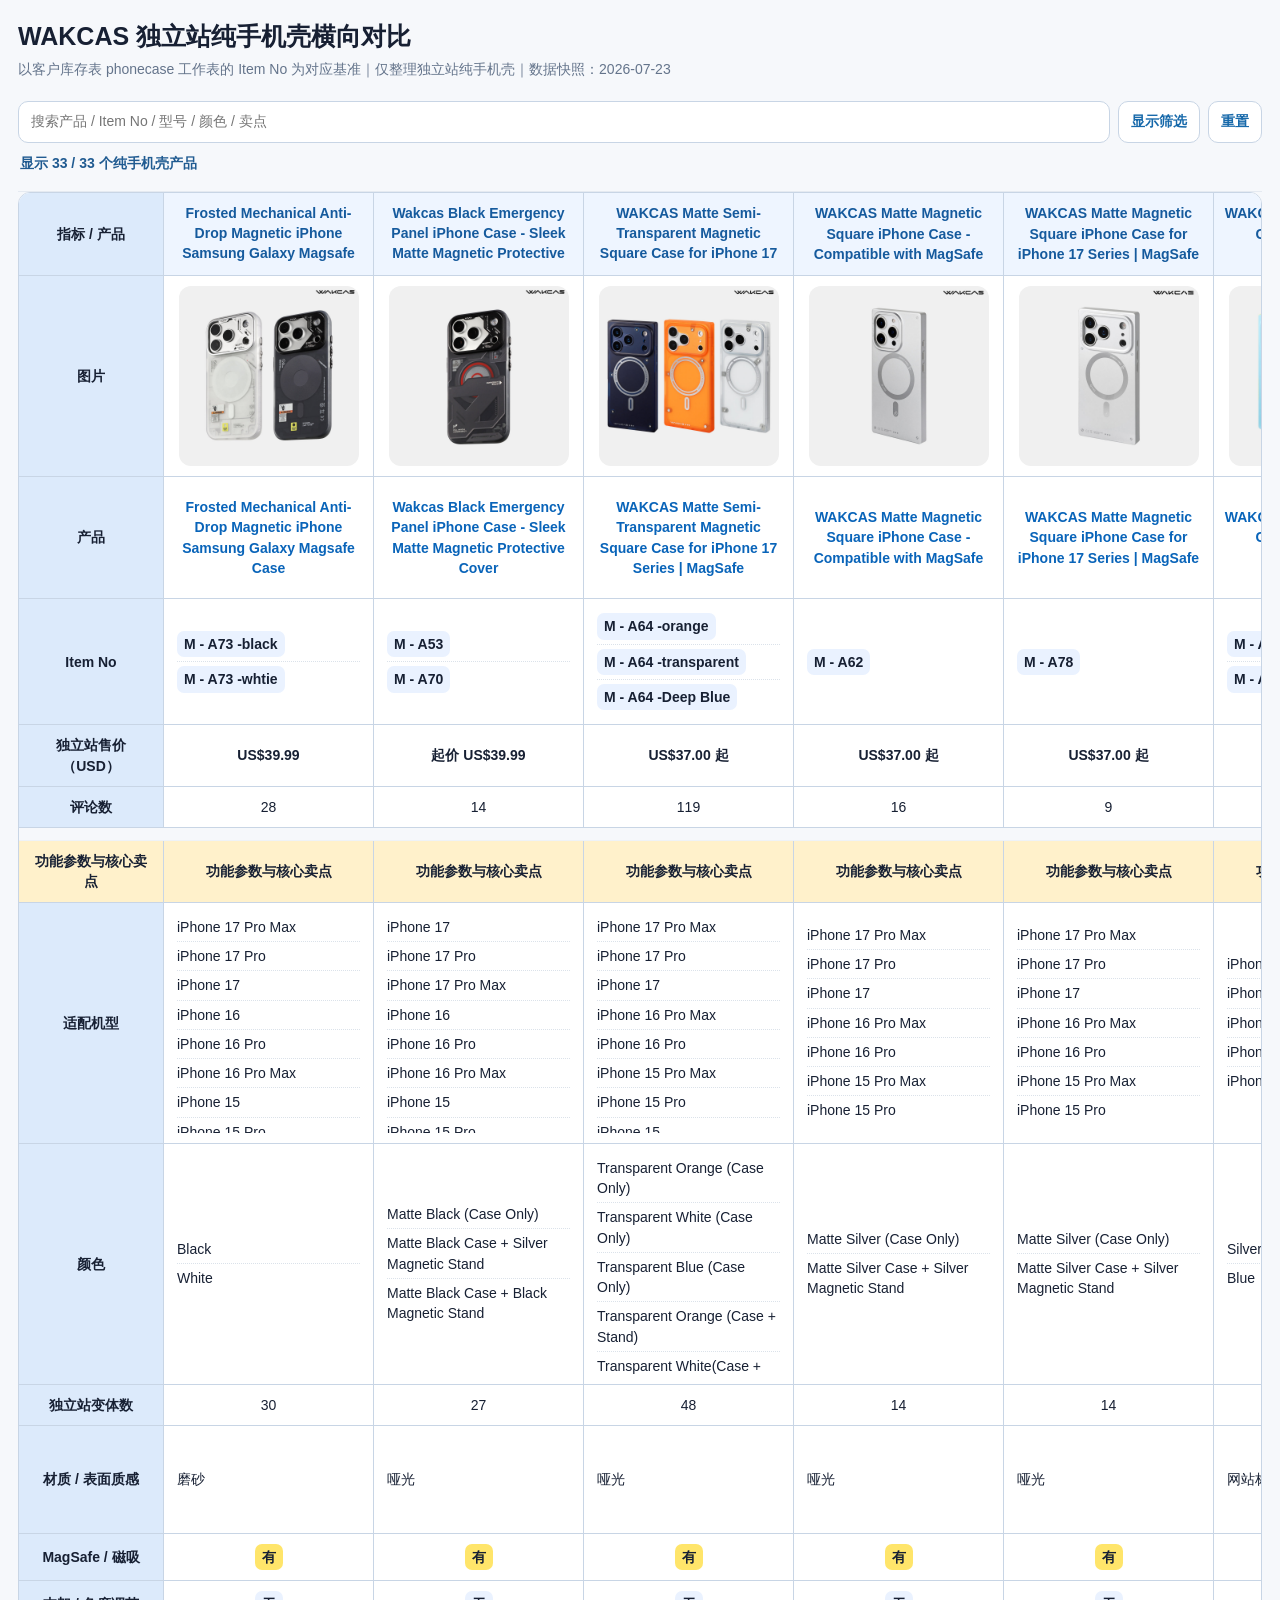
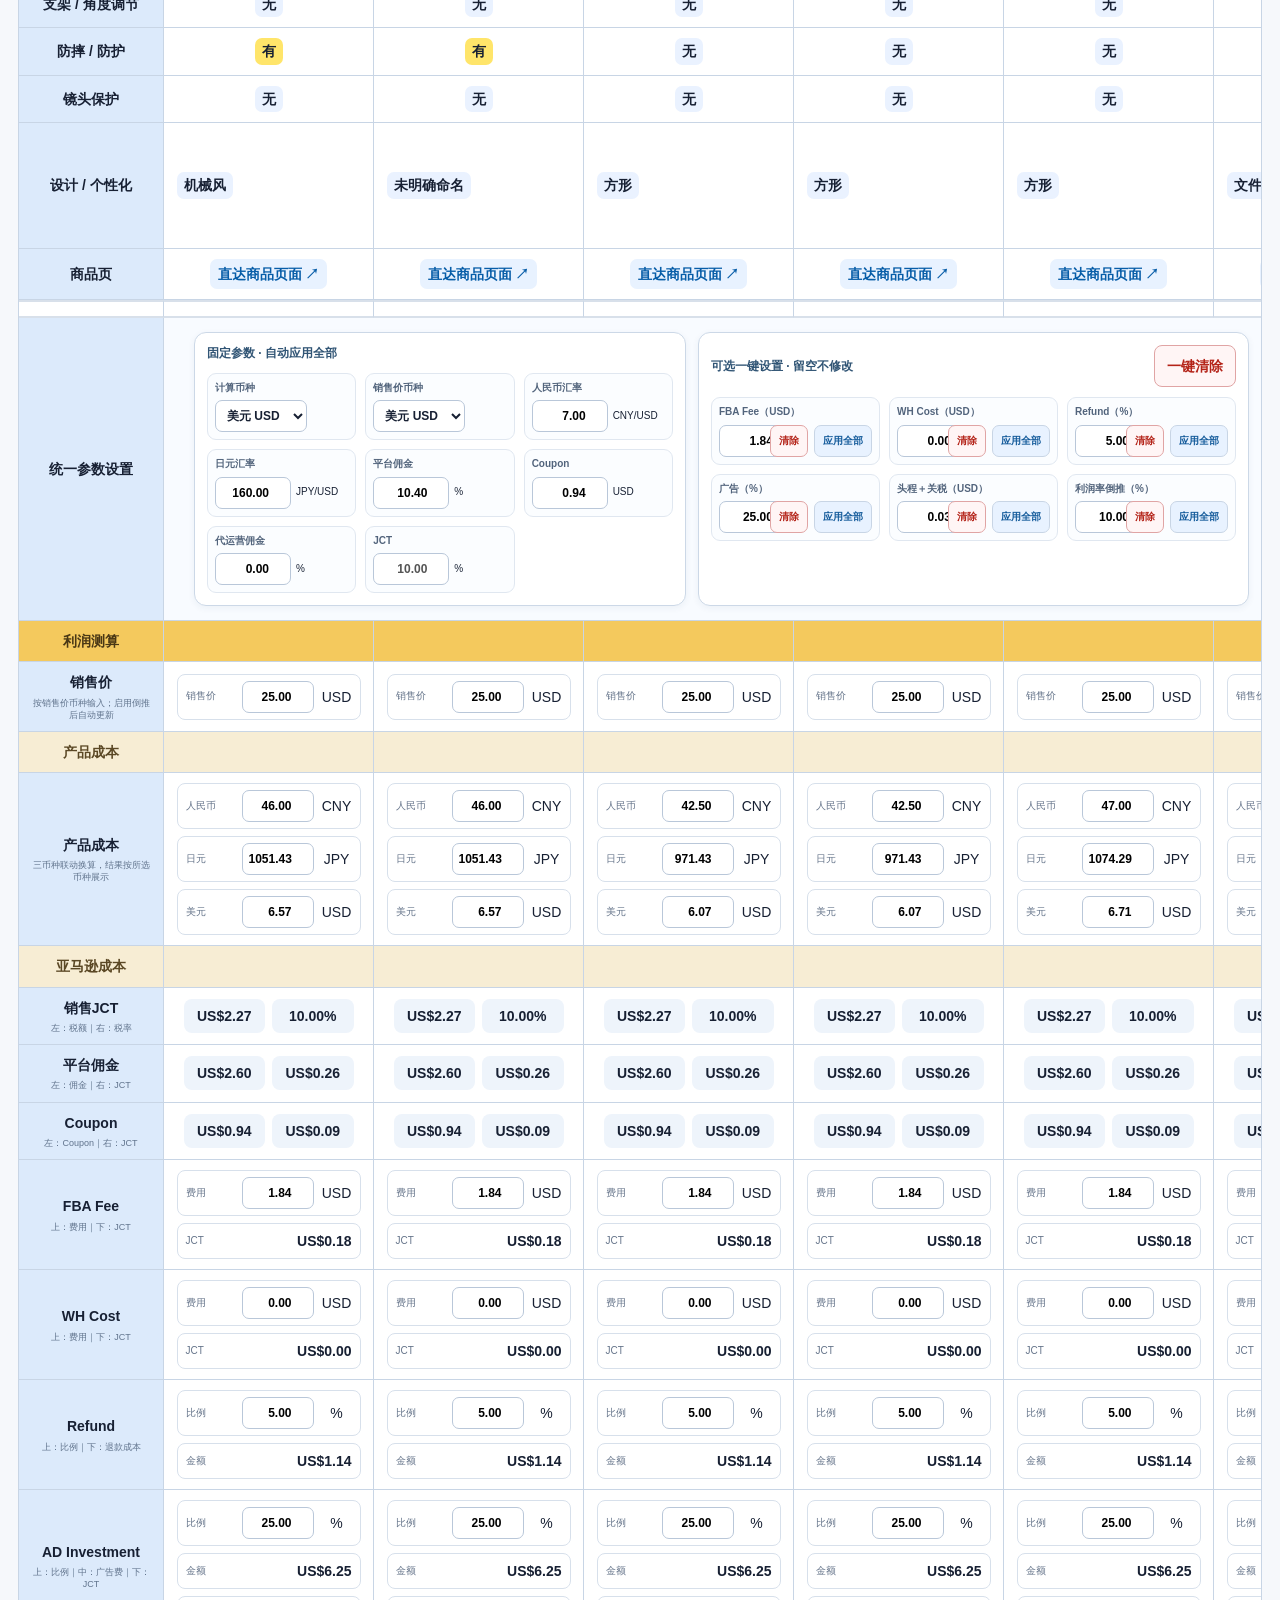
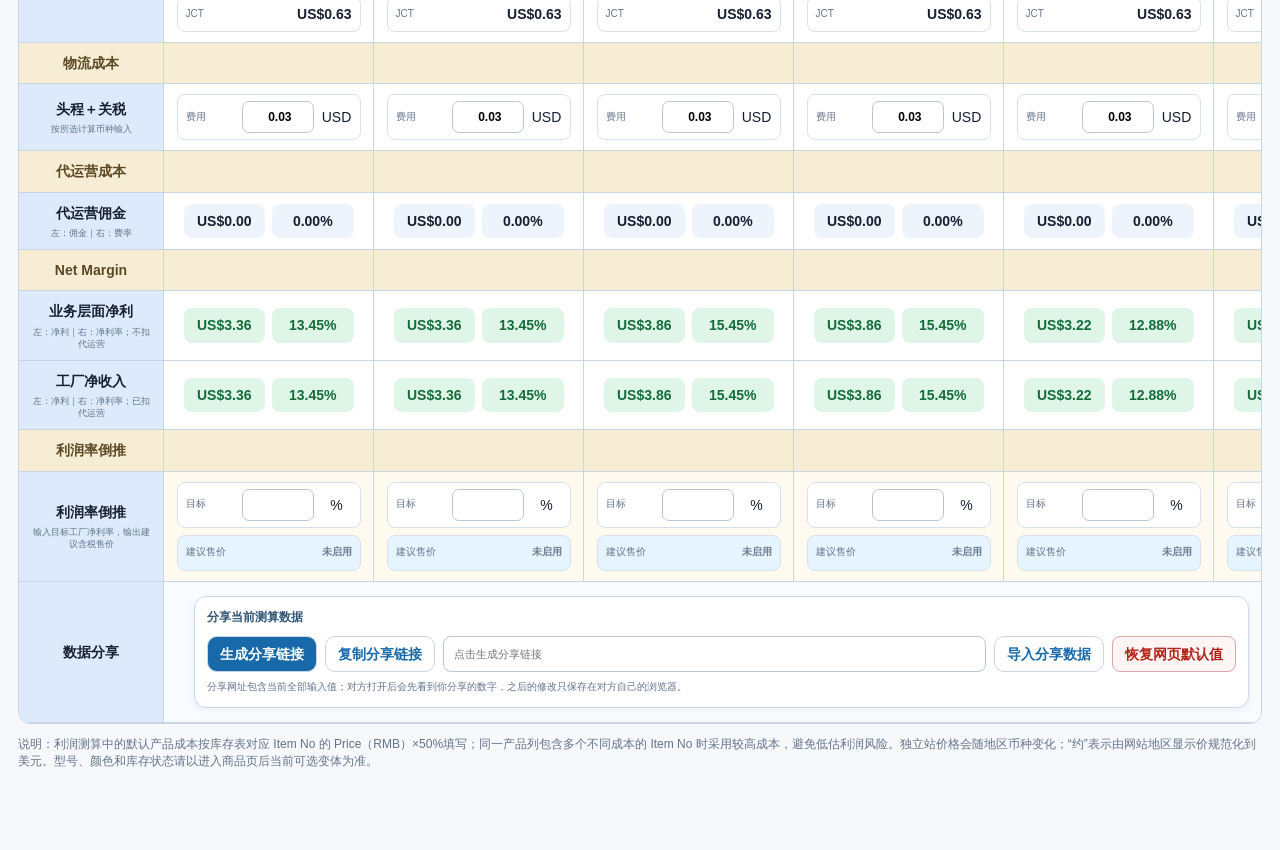
<file: wakcas-profit.html>
<!doctype html>
<html lang="zh-CN"><head><meta charset="utf-8"><meta name="viewport" content="width=device-width,initial-scale=1,viewport-fit=cover">
<title>WAKCAS 独立站纯手机壳横向对比</title>
<link rel="stylesheet" href="wakcas_profit_calculator.css?v=20260727-2">
<link rel="stylesheet" href="wakcas_profit_clear.css">
<link rel="stylesheet" href="wakcas_currency.css">
<link rel="stylesheet" href="/mobile-report.css">
<style>
:root{--blue:#dceafb;--line:#c8d5e5;--ink:#172033;--muted:#64748b;--yellow:#ffe56a}
*{box-sizing:border-box}html,body{margin:0;background:#f6f8fb;color:var(--ink);font:14px/1.45 -apple-system,BlinkMacSystemFont,"Segoe UI","PingFang SC",sans-serif}
.page{padding:18px 18px 80px}h1{margin:0 0 5px;font-size:25px}.sub{color:var(--muted);margin-bottom:13px}
.controls{position:sticky;top:0;z-index:20;background:#f6f8fb;padding:8px 0;border-bottom:1px solid #e5eaf1}
.topline{display:grid;grid-template-columns:minmax(220px,1fr) auto auto;gap:8px}input,select,button{min-height:42px;border:1px solid var(--line);border-radius:10px;background:#fff;padding:0 12px;font:inherit}button{color:#1769aa;font-weight:700;cursor:pointer}
.filters{display:none;margin-top:8px;padding:12px;background:#fff;border:1px solid var(--line);border-radius:12px;grid-template-columns:repeat(4,minmax(150px,1fr));gap:10px}.filters.open{display:grid}
.filters label{display:grid;gap:4px;font-size:12px;color:var(--muted)}.count{font-weight:800;color:#205b91;margin:10px 2px}
.table-wrap{overflow-x:auto;overflow-y:visible;background:white;border:1px solid var(--line);border-radius:12px;-webkit-overflow-scrolling:touch}
table{border-collapse:separate;border-spacing:0;table-layout:fixed;min-width:max-content}th,td{width:210px;min-width:210px;border-right:1px solid var(--line);border-bottom:1px solid var(--line);padding:10px;text-align:center;vertical-align:middle;overflow-wrap:anywhere}
thead th{background:#eef5ff;position:sticky;top:0;z-index:4}th:first-child,tbody th{position:sticky;left:0;z-index:6;width:145px;min-width:145px;background:var(--blue);font-weight:800}thead th:first-child{z-index:8}
.head-title{font-weight:800;color:#155a9d;max-height:62px;overflow:auto}.product-img{width:180px;height:180px;object-fit:contain;display:block;margin:auto;border-radius:12px;background:#fff}
.title-link{color:#0964b9;text-decoration:none;font-weight:700}.title-link:hover,.go:hover{text-decoration:underline}.go{display:inline-block;color:#075da8;background:#e8f2ff;border-radius:7px;padding:5px 8px;font-weight:700;text-decoration:none}
.img-fallback{display:none;width:180px;height:180px;margin:auto;align-items:center;justify-content:center;border-radius:12px;background:#f1f5f9;color:#64748b;font-weight:700}
.listbox{max-height:220px;overflow:auto;text-align:left;padding:0 3px}.listbox>div{padding:4px 0;border-bottom:1px dotted #dbe2ea}.listbox>div:last-child{border-bottom:0}
.pill,.feature{display:inline-block;border-radius:7px;padding:3px 7px;background:#eaf2ff;font-weight:700}.feature.has{background:var(--yellow)}.separator td{height:13px;padding:0;background:#f6f8fb;border-bottom:1px solid #eef2f7}.section-title th,.section-title td{background:#fff1cb;font-weight:800}
.hidden-col{display:none}.note{margin-top:12px;color:var(--muted);font-size:12px}
@media(max-width:640px){
 .page{padding:10px 8px 90px}h1{font-size:20px;line-height:1.25}.sub{font-size:12px}.topline{grid-template-columns:1fr 1fr}.topline input{grid-column:1/-1}
 .filters.open{grid-template-columns:1fr}th,td{width:158px;min-width:158px;padding:8px 6px;font-size:12px}th:first-child,tbody th{width:86px;min-width:86px;max-width:86px;font-size:12px}
 .product-img,.img-fallback{width:140px;height:140px}.head-title{max-height:52px}.listbox{max-height:190px}.controls{position:relative}
}
</style></head>
<body><div class="page"><h1>WAKCAS 独立站纯手机壳横向对比</h1>
<div class="sub">以客户库存表 phonecase 工作表的 Item No 为对应基准｜仅整理独立站纯手机壳｜数据快照：2026-07-23</div>
<div class="controls"><div class="topline"><input id="q" placeholder="搜索产品 / Item No / 型号 / 颜色 / 卖点"><button id="filterBtn">显示筛选</button><button id="reset">重置</button></div>
<div class="filters" id="filters"><label>MagSafe / 磁吸<select id="mag"><option value="">全部</option><option>有</option><option>无</option></select></label>
<label>支架<select id="stand"><option value="">全部</option><option>有</option><option>无</option></select></label>
<label>最低价格（USD）<input id="minp" inputmode="decimal" placeholder="手动输入"></label><label>最高价格（USD）<input id="maxp" inputmode="decimal" placeholder="手动输入"></label></div>
<div class="count" id="count"></div></div>
<div class="table-wrap"><table><thead><tr><th>指标 / 产品</th><th class='product-col' data-i='0'><div class='head-title'>Frosted Mechanical Anti-Drop Magnetic iPhone Samsung Galaxy Magsafe Case</div></th><th class='product-col' data-i='1'><div class='head-title'>Wakcas Black Emergency Panel iPhone Case - Sleek Matte Magnetic Protective Cover</div></th><th class='product-col' data-i='2'><div class='head-title'>WAKCAS Matte Semi-Transparent Magnetic Square Case for iPhone 17 Series | MagSafe</div></th><th class='product-col' data-i='3'><div class='head-title'>WAKCAS Matte Magnetic Square iPhone Case - Compatible with MagSafe</div></th><th class='product-col' data-i='4'><div class='head-title'>WAKCAS Matte Magnetic Square iPhone Case for iPhone 17 Series | MagSafe</div></th><th class='product-col' data-i='5'><div class='head-title'>WAKCAS File Folder iPhone Case with Rotating Kickstand</div></th><th class='product-col' data-i='6'><div class='head-title'>Frosted Circuit Design Magnetic Apple iPhone Case – Trendy Mechanical Style</div></th><th class='product-col' data-i='7'><div class='head-title'>Wakcas Glitter Liquid Sand iPhone Case - Trendy Colorful MagSafe Compatible Case for Couples</div></th><th class='product-col' data-i='8'><div class='head-title'>Wakcas Retro Player iPhone 16 / Apple 15 Pro Max Case - Mechanical, Unique, Trendy New Design</div></th><th class='product-col' data-i='9'><div class='head-title'>Wakcas Colorful Mechanical iPhone Case - Trendy Matte Magnetic Protective Cover</div></th><th class='product-col' data-i='10'><div class='head-title'>Wakcas Retro Gaming iPhone 17/16/15 Pro Max Case – Matte &amp; Mechanical Style</div></th><th class='product-col' data-i='11'><div class='head-title'>WAKCAS Cyber-Tactical MagSafe iPhone Case | Blackout Mecha Design with Metal Lens Guard</div></th><th class='product-col' data-i='12'><div class='head-title'>wakcas industrial minimalist magsafe iphone case translucent frost gray with metal lens frame</div></th><th class='product-col' data-i='13'><div class='head-title'>WAKCAS Retro Geek Floppy Disk MagSafe iPhone Case | Silver Metal Lens Guard with Circuit Details</div></th><th class='product-col' data-i='14'><div class='head-title'>WAKCAS Tech-Core MagSafe iPhone Case | Exposed Mechanical Design with Silver Metal Lens Frame</div></th><th class='product-col' data-i='15'><div class='head-title'>Wakcas Black Circuit Board iPhone Case - Trendy Magnetic Mechanical Protective Cover</div></th><th class='product-col' data-i='16'><div class='head-title'>WAKCAS Matte Blue Square iPhone Case – Slim Protective Cover with Unique Edgy Design</div></th><th class='product-col' data-i='17'><div class='head-title'>cleaning foam iphone case unique trendy design new parody style</div></th><th class='product-col' data-i='18'><div class='head-title'>Frosted Apple Phone Case, Two-Tone Magnetic, Stylish Trendy Design, Couples’ Unique Square Case</div></th><th class='product-col' data-i='19'><div class='head-title'>WAKCAS Niche Design Leather Stand Folder Case for iPhone</div></th><th class='product-col' data-i='20'><div class='head-title'>Electroplated Mechanical Airplane Design Magnetic Apple iPhone Case – Unique, Trendy, New Release</div></th><th class='product-col' data-i='21'><div class='head-title'>magnetic shockproof apple iphone case trendy unique mechanical design</div></th><th class='product-col' data-i='22'><div class='head-title'>Wakcas Color-block Mechanical iPhone Case - Trendy Matte Magnetic Original Design Couple Edition</div></th><th class='product-col' data-i='23'><div class='head-title'>Wakcas Magnetic iPhone 16 / 15 Pro Max Case – Music Sampler Design, Trendy &amp; Original</div></th><th class='product-col' data-i='24'><div class='head-title'>Space Electroplated Mechanical Silver Apple iPhone Case – Trendy Magnetic Protective Cover with Original Design</div></th><th class='product-col' data-i='25'><div class='head-title'>WAKCAS Black See-Through Matte MagSafe iPhone Case</div></th><th class='product-col' data-i='26'><div class='head-title'>WAKCAS Gloss Black See-Through MagSafe iPhone Case</div></th><th class='product-col' data-i='27'><div class='head-title'>WAKCAS Detachable Metal iPhone Case | Silver &amp; Orange with Built-in Stand</div></th><th class='product-col' data-i='28'><div class='head-title'>WAKCAS Energy Module MagSafe iPhone Case with Built-in Metal Stand</div></th><th class='product-col' data-i='29'><div class='head-title'>wakcas mechanical magsafe iphone case</div></th><th class='product-col' data-i='30'><div class='head-title'>WAKCAS Gray Square Retro Terminal MagSafe iPhone Case</div></th><th class='product-col' data-i='31'><div class='head-title'>WAKCAS Square Purple Electroplated MagSafe iPhone Case</div></th><th class='product-col' data-i='32'><div class='head-title'>wakcas clear cut magsafe magnetic iphone case</div></th></tr></thead><tbody><tr class=''><th>图片</th><td><a href='https://thewakcas.com/products/frosted-magnetic-mechanical-anti-drop-iphone-case' target='_blank'><img class='product-img' src='wakcas_assets/product_00.jpg' alt='Frosted Mechanical Anti-Drop Magnetic iPhone Samsung Galaxy Magsafe Case' onerror="this.style.display='none';this.nextElementSibling.style.display='flex'"><span class='img-fallback'>图片暂不可用<br>点击进入商品页</span></a></td><td><a href='https://thewakcas.com/products/wakcas-black-emergency-panel-iphone-case-sleek-matte-magnetic-protective-cover' target='_blank'><img class='product-img' src='wakcas_assets/product_01.jpg' alt='Wakcas Black Emergency Panel iPhone Case - Sleek Matte Magnetic Protective Cover' onerror="this.style.display='none';this.nextElementSibling.style.display='flex'"><span class='img-fallback'>图片暂不可用<br>点击进入商品页</span></a></td><td><a href='https://thewakcas.com/products/wakcas-matte-semi-transparent-magnetic-square-case-for-iphone-17-series-magsafe' target='_blank'><img class='product-img' src='wakcas_assets/product_02.jpg' alt='WAKCAS Matte Semi-Transparent Magnetic Square Case for iPhone 17 Series | MagSafe' onerror="this.style.display='none';this.nextElementSibling.style.display='flex'"><span class='img-fallback'>图片暂不可用<br>点击进入商品页</span></a></td><td><a href='https://thewakcas.com/products/wakcas-matte-magnetic-square-iphone-case-compatible-with-magsafe' target='_blank'><img class='product-img' src='wakcas_assets/product_03.jpg' alt='WAKCAS Matte Magnetic Square iPhone Case - Compatible with MagSafe' onerror="this.style.display='none';this.nextElementSibling.style.display='flex'"><span class='img-fallback'>图片暂不可用<br>点击进入商品页</span></a></td><td><a href='https://thewakcas.com/products/wakcas-matte-magnetic-square-iphone-case-for-iphone-17-series-magsafe' target='_blank'><img class='product-img' src='wakcas_assets/product_04.jpg' alt='WAKCAS Matte Magnetic Square iPhone Case for iPhone 17 Series | MagSafe' onerror="this.style.display='none';this.nextElementSibling.style.display='flex'"><span class='img-fallback'>图片暂不可用<br>点击进入商品页</span></a></td><td><a href='https://thewakcas.com/products/wakcas-file-folder-iphone-case-with-rotating-kickstand' target='_blank'><img class='product-img' src='wakcas_assets/product_05.jpg' alt='WAKCAS File Folder iPhone Case with Rotating Kickstand' onerror="this.style.display='none';this.nextElementSibling.style.display='flex'"><span class='img-fallback'>图片暂不可用<br>点击进入商品页</span></a></td><td><a href='https://thewakcas.com/products/frosted-circuit-design-magnetic-apple-iphone-case-trendy-mechanical-style' target='_blank'><img class='product-img' src='wakcas_assets/product_06.jpg' alt='Frosted Circuit Design Magnetic Apple iPhone Case – Trendy Mechanical Style' onerror="this.style.display='none';this.nextElementSibling.style.display='flex'"><span class='img-fallback'>图片暂不可用<br>点击进入商品页</span></a></td><td><a href='https://thewakcas.com/products/wakcas-glitter-liquid-sand-iphone-case-trendy-colorful-magsafe-compatible-case-for-couples' target='_blank'><img class='product-img' src='wakcas_assets/product_07.jpg' alt='Wakcas Glitter Liquid Sand iPhone Case - Trendy Colorful MagSafe Compatible Case for Couples' onerror="this.style.display='none';this.nextElementSibling.style.display='flex'"><span class='img-fallback'>图片暂不可用<br>点击进入商品页</span></a></td><td><a href='https://thewakcas.com/products/wakcas-retro-player-iphone-16-apple-15-pro-max-case-mechanical-unique-trendy-new-design' target='_blank'><img class='product-img' src='wakcas_assets/product_08.jpg' alt='Wakcas Retro Player iPhone 16 / Apple 15 Pro Max Case - Mechanical, Unique, Trendy New Design' onerror="this.style.display='none';this.nextElementSibling.style.display='flex'"><span class='img-fallback'>图片暂不可用<br>点击进入商品页</span></a></td><td><a href='https://thewakcas.com/products/wakcas-colorful-mechanical-iphone-case-trendy-matte-magnetic-protective-cover' target='_blank'><img class='product-img' src='wakcas_assets/product_09.jpg' alt='Wakcas Colorful Mechanical iPhone Case - Trendy Matte Magnetic Protective Cover' onerror="this.style.display='none';this.nextElementSibling.style.display='flex'"><span class='img-fallback'>图片暂不可用<br>点击进入商品页</span></a></td><td><a href='https://thewakcas.com/products/wakcas-retro-gaming-iphone-16-15-pro-max-case-matte-mechanical-style' target='_blank'><img class='product-img' src='wakcas_assets/product_10.png' alt='Wakcas Retro Gaming iPhone 17/16/15 Pro Max Case – Matte &amp; Mechanical Style' onerror="this.style.display='none';this.nextElementSibling.style.display='flex'"><span class='img-fallback'>图片暂不可用<br>点击进入商品页</span></a></td><td><a href='https://thewakcas.com/products/wakcas-cyber-tactical-magsafe-iphone-case-blackout-mecha-design-with-metal-lens-guard' target='_blank'><img class='product-img' src='wakcas_assets/product_11.jpg' alt='WAKCAS Cyber-Tactical MagSafe iPhone Case | Blackout Mecha Design with Metal Lens Guard' onerror="this.style.display='none';this.nextElementSibling.style.display='flex'"><span class='img-fallback'>图片暂不可用<br>点击进入商品页</span></a></td><td><a href='https://thewakcas.com/products/wakcas-industrial-minimalist-magsafe-iphone-case-translucent-frost-gray-with-metal-lens-frame' target='_blank'><img class='product-img' src='wakcas_assets/product_12.jpg' alt='wakcas industrial minimalist magsafe iphone case translucent frost gray with metal lens frame' onerror="this.style.display='none';this.nextElementSibling.style.display='flex'"><span class='img-fallback'>图片暂不可用<br>点击进入商品页</span></a></td><td><a href='https://thewakcas.com/products/wakcas-retro-geek-floppy-disk-magsafe-iphone-case-silver-metal-lens-guard-with-circuit-details' target='_blank'><img class='product-img' src='wakcas_assets/product_13.jpg' alt='WAKCAS Retro Geek Floppy Disk MagSafe iPhone Case | Silver Metal Lens Guard with Circuit Details' onerror="this.style.display='none';this.nextElementSibling.style.display='flex'"><span class='img-fallback'>图片暂不可用<br>点击进入商品页</span></a></td><td><a href='https://thewakcas.com/products/wakcas-tech-core-magsafe-iphone-case-exposed-mechanical-design-with-silver-metal-lens-frame' target='_blank'><img class='product-img' src='wakcas_assets/product_15.jpg' alt='WAKCAS Tech-Core MagSafe iPhone Case | Exposed Mechanical Design with Silver Metal Lens Frame' onerror="this.style.display='none';this.nextElementSibling.style.display='flex'"><span class='img-fallback'>图片暂不可用<br>点击进入商品页</span></a></td><td><a href='https://thewakcas.com/products/wakcas-black-circuit-board-iphone-case-trendy-magnetic-mechanical-protective-cover' target='_blank'><img class='product-img' src='wakcas_assets/product_16.png' alt='Wakcas Black Circuit Board iPhone Case - Trendy Magnetic Mechanical Protective Cover' onerror="this.style.display='none';this.nextElementSibling.style.display='flex'"><span class='img-fallback'>图片暂不可用<br>点击进入商品页</span></a></td><td><a href='https://thewakcas.com/products/wakcas-matte-blue-square-iphone-case-slim-protective-cover-with-unique-edgy-design' target='_blank'><img class='product-img' src='wakcas_assets/product_17.png' alt='WAKCAS Matte Blue Square iPhone Case – Slim Protective Cover with Unique Edgy Design' onerror="this.style.display='none';this.nextElementSibling.style.display='flex'"><span class='img-fallback'>图片暂不可用<br>点击进入商品页</span></a></td><td><a href='https://thewakcas.com/products/cleaning-foam-iphone-case-unique-trendy-design-new-parody-style' target='_blank'><img class='product-img' src='wakcas_assets/product_18.png' alt='cleaning foam iphone case unique trendy design new parody style' onerror="this.style.display='none';this.nextElementSibling.style.display='flex'"><span class='img-fallback'>图片暂不可用<br>点击进入商品页</span></a></td><td><a href='https://thewakcas.com/products/frosted-apple-phone-case-two-tone-magnetic-stylish-trendy-design-couples-unique-square-case-1' target='_blank'><img class='product-img' src='wakcas_assets/product_19.png' alt='Frosted Apple Phone Case, Two-Tone Magnetic, Stylish Trendy Design, Couples’ Unique Square Case' onerror="this.style.display='none';this.nextElementSibling.style.display='flex'"><span class='img-fallback'>图片暂不可用<br>点击进入商品页</span></a></td><td><a href='https://thewakcas.com/products/wakcas-niche-design-leather-stand-folder-case-for-iphone' target='_blank'><img class='product-img' src='wakcas_assets/product_20.png' alt='WAKCAS Niche Design Leather Stand Folder Case for iPhone' onerror="this.style.display='none';this.nextElementSibling.style.display='flex'"><span class='img-fallback'>图片暂不可用<br>点击进入商品页</span></a></td><td><a href='https://thewakcas.com/products/electroplated-mechanical-airplane-design-magnetic-apple-iphone-case-unique-trendy-new-release' target='_blank'><img class='product-img' src='wakcas_assets/product_21.png' alt='Electroplated Mechanical Airplane Design Magnetic Apple iPhone Case – Unique, Trendy, New Release' onerror="this.style.display='none';this.nextElementSibling.style.display='flex'"><span class='img-fallback'>图片暂不可用<br>点击进入商品页</span></a></td><td><a href='https://thewakcas.com/products/magnetic-shockproof-apple-iphone-case-trendy-unique-mechanical-design' target='_blank'><img class='product-img' src='wakcas_assets/product_22.png' alt='magnetic shockproof apple iphone case trendy unique mechanical design' onerror="this.style.display='none';this.nextElementSibling.style.display='flex'"><span class='img-fallback'>图片暂不可用<br>点击进入商品页</span></a></td><td><a href='https://thewakcas.com/products/wakcas-color-block-mechanical-iphone-case-trendy-matte-magnetic-original-design-couple-edition' target='_blank'><img class='product-img' src='wakcas_assets/product_23.png' alt='Wakcas Color-block Mechanical iPhone Case - Trendy Matte Magnetic Original Design Couple Edition' onerror="this.style.display='none';this.nextElementSibling.style.display='flex'"><span class='img-fallback'>图片暂不可用<br>点击进入商品页</span></a></td><td><a href='https://thewakcas.com/products/wakcas-magnetic-iphone-16-15-pro-max-case-music-sampler-design-trendy-original' target='_blank'><img class='product-img' src='wakcas_assets/product_24.png' alt='Wakcas Magnetic iPhone 16 / 15 Pro Max Case – Music Sampler Design, Trendy &amp; Original' onerror="this.style.display='none';this.nextElementSibling.style.display='flex'"><span class='img-fallback'>图片暂不可用<br>点击进入商品页</span></a></td><td><a href='https://thewakcas.com/products/space-electroplated-mechanical-silver-apple-iphone-case-trendy-magnetic-protective-cover-with-original-design' target='_blank'><img class='product-img' src='wakcas_assets/product_25.jpg' alt='Space Electroplated Mechanical Silver Apple iPhone Case – Trendy Magnetic Protective Cover with Original Design' onerror="this.style.display='none';this.nextElementSibling.style.display='flex'"><span class='img-fallback'>图片暂不可用<br>点击进入商品页</span></a></td><td><a href='https://thewakcas.com/products/wakcas-black-see-through-matte-magsafe-iphone-case' target='_blank'><img class='product-img' src='wakcas_assets/product_26.jpg' alt='WAKCAS Black See-Through Matte MagSafe iPhone Case' onerror="this.style.display='none';this.nextElementSibling.style.display='flex'"><span class='img-fallback'>图片暂不可用<br>点击进入商品页</span></a></td><td><a href='https://thewakcas.com/products/wakcas-gloss-black-see-through-magsafe-iphone-case' target='_blank'><img class='product-img' src='wakcas_assets/product_27.jpg' alt='WAKCAS Gloss Black See-Through MagSafe iPhone Case' onerror="this.style.display='none';this.nextElementSibling.style.display='flex'"><span class='img-fallback'>图片暂不可用<br>点击进入商品页</span></a></td><td><a href='https://thewakcas.com/products/wakcas-detachable-metal-iphone-case-silver-orange-with-built-in-stand' target='_blank'><img class='product-img' src='wakcas_assets/product_28.png' alt='WAKCAS Detachable Metal iPhone Case | Silver &amp; Orange with Built-in Stand' onerror="this.style.display='none';this.nextElementSibling.style.display='flex'"><span class='img-fallback'>图片暂不可用<br>点击进入商品页</span></a></td><td><a href='https://thewakcas.com/products/wakcas-energy-module-magsafe-iphone-case-with-built-in-metal-stand' target='_blank'><img class='product-img' src='wakcas_assets/product_29.png' alt='WAKCAS Energy Module MagSafe iPhone Case with Built-in Metal Stand' onerror="this.style.display='none';this.nextElementSibling.style.display='flex'"><span class='img-fallback'>图片暂不可用<br>点击进入商品页</span></a></td><td><a href='https://thewakcas.com/products/wakcas-mechanical-magsafe-iphone-case' target='_blank'><img class='product-img' src='wakcas_assets/product_30.png' alt='wakcas mechanical magsafe iphone case' onerror="this.style.display='none';this.nextElementSibling.style.display='flex'"><span class='img-fallback'>图片暂不可用<br>点击进入商品页</span></a></td><td><a href='https://thewakcas.com/products/wakcas-gray-square-retro-terminal-magsafe-iphone-case' target='_blank'><img class='product-img' src='wakcas_assets/product_31.png' alt='WAKCAS Gray Square Retro Terminal MagSafe iPhone Case' onerror="this.style.display='none';this.nextElementSibling.style.display='flex'"><span class='img-fallback'>图片暂不可用<br>点击进入商品页</span></a></td><td><a href='https://thewakcas.com/products/wakcas-square-purple-electroplated-magsafe-iphone-case' target='_blank'><img class='product-img' src='wakcas_assets/product_32.png' alt='WAKCAS Square Purple Electroplated MagSafe iPhone Case' onerror="this.style.display='none';this.nextElementSibling.style.display='flex'"><span class='img-fallback'>图片暂不可用<br>点击进入商品页</span></a></td><td><a href='https://thewakcas.com/products/wakcas-clear-cut-magsafe-magnetic-iphone-case' target='_blank'><img class='product-img' src='wakcas_assets/product_33.png' alt='wakcas clear cut magsafe magnetic iphone case' onerror="this.style.display='none';this.nextElementSibling.style.display='flex'"><span class='img-fallback'>图片暂不可用<br>点击进入商品页</span></a></td></tr><tr class=''><th>产品</th><td><a class='title-link' href='https://thewakcas.com/products/frosted-magnetic-mechanical-anti-drop-iphone-case' target='_blank'>Frosted Mechanical Anti-Drop Magnetic iPhone Samsung Galaxy Magsafe Case</a></td><td><a class='title-link' href='https://thewakcas.com/products/wakcas-black-emergency-panel-iphone-case-sleek-matte-magnetic-protective-cover' target='_blank'>Wakcas Black Emergency Panel iPhone Case - Sleek Matte Magnetic Protective Cover</a></td><td><a class='title-link' href='https://thewakcas.com/products/wakcas-matte-semi-transparent-magnetic-square-case-for-iphone-17-series-magsafe' target='_blank'>WAKCAS Matte Semi-Transparent Magnetic Square Case for iPhone 17 Series | MagSafe</a></td><td><a class='title-link' href='https://thewakcas.com/products/wakcas-matte-magnetic-square-iphone-case-compatible-with-magsafe' target='_blank'>WAKCAS Matte Magnetic Square iPhone Case - Compatible with MagSafe</a></td><td><a class='title-link' href='https://thewakcas.com/products/wakcas-matte-magnetic-square-iphone-case-for-iphone-17-series-magsafe' target='_blank'>WAKCAS Matte Magnetic Square iPhone Case for iPhone 17 Series | MagSafe</a></td><td><a class='title-link' href='https://thewakcas.com/products/wakcas-file-folder-iphone-case-with-rotating-kickstand' target='_blank'>WAKCAS File Folder iPhone Case with Rotating Kickstand</a></td><td><a class='title-link' href='https://thewakcas.com/products/frosted-circuit-design-magnetic-apple-iphone-case-trendy-mechanical-style' target='_blank'>Frosted Circuit Design Magnetic Apple iPhone Case – Trendy Mechanical Style</a></td><td><a class='title-link' href='https://thewakcas.com/products/wakcas-glitter-liquid-sand-iphone-case-trendy-colorful-magsafe-compatible-case-for-couples' target='_blank'>Wakcas Glitter Liquid Sand iPhone Case - Trendy Colorful MagSafe Compatible Case for Couples</a></td><td><a class='title-link' href='https://thewakcas.com/products/wakcas-retro-player-iphone-16-apple-15-pro-max-case-mechanical-unique-trendy-new-design' target='_blank'>Wakcas Retro Player iPhone 16 / Apple 15 Pro Max Case - Mechanical, Unique, Trendy New Design</a></td><td><a class='title-link' href='https://thewakcas.com/products/wakcas-colorful-mechanical-iphone-case-trendy-matte-magnetic-protective-cover' target='_blank'>Wakcas Colorful Mechanical iPhone Case - Trendy Matte Magnetic Protective Cover</a></td><td><a class='title-link' href='https://thewakcas.com/products/wakcas-retro-gaming-iphone-16-15-pro-max-case-matte-mechanical-style' target='_blank'>Wakcas Retro Gaming iPhone 17/16/15 Pro Max Case – Matte &amp; Mechanical Style</a></td><td><a class='title-link' href='https://thewakcas.com/products/wakcas-cyber-tactical-magsafe-iphone-case-blackout-mecha-design-with-metal-lens-guard' target='_blank'>WAKCAS Cyber-Tactical MagSafe iPhone Case | Blackout Mecha Design with Metal Lens Guard</a></td><td><a class='title-link' href='https://thewakcas.com/products/wakcas-industrial-minimalist-magsafe-iphone-case-translucent-frost-gray-with-metal-lens-frame' target='_blank'>wakcas industrial minimalist magsafe iphone case translucent frost gray with metal lens frame</a></td><td><a class='title-link' href='https://thewakcas.com/products/wakcas-retro-geek-floppy-disk-magsafe-iphone-case-silver-metal-lens-guard-with-circuit-details' target='_blank'>WAKCAS Retro Geek Floppy Disk MagSafe iPhone Case | Silver Metal Lens Guard with Circuit Details</a></td><td><a class='title-link' href='https://thewakcas.com/products/wakcas-tech-core-magsafe-iphone-case-exposed-mechanical-design-with-silver-metal-lens-frame' target='_blank'>WAKCAS Tech-Core MagSafe iPhone Case | Exposed Mechanical Design with Silver Metal Lens Frame</a></td><td><a class='title-link' href='https://thewakcas.com/products/wakcas-black-circuit-board-iphone-case-trendy-magnetic-mechanical-protective-cover' target='_blank'>Wakcas Black Circuit Board iPhone Case - Trendy Magnetic Mechanical Protective Cover</a></td><td><a class='title-link' href='https://thewakcas.com/products/wakcas-matte-blue-square-iphone-case-slim-protective-cover-with-unique-edgy-design' target='_blank'>WAKCAS Matte Blue Square iPhone Case – Slim Protective Cover with Unique Edgy Design</a></td><td><a class='title-link' href='https://thewakcas.com/products/cleaning-foam-iphone-case-unique-trendy-design-new-parody-style' target='_blank'>cleaning foam iphone case unique trendy design new parody style</a></td><td><a class='title-link' href='https://thewakcas.com/products/frosted-apple-phone-case-two-tone-magnetic-stylish-trendy-design-couples-unique-square-case-1' target='_blank'>Frosted Apple Phone Case, Two-Tone Magnetic, Stylish Trendy Design, Couples’ Unique Square Case</a></td><td><a class='title-link' href='https://thewakcas.com/products/wakcas-niche-design-leather-stand-folder-case-for-iphone' target='_blank'>WAKCAS Niche Design Leather Stand Folder Case for iPhone</a></td><td><a class='title-link' href='https://thewakcas.com/products/electroplated-mechanical-airplane-design-magnetic-apple-iphone-case-unique-trendy-new-release' target='_blank'>Electroplated Mechanical Airplane Design Magnetic Apple iPhone Case – Unique, Trendy, New Release</a></td><td><a class='title-link' href='https://thewakcas.com/products/magnetic-shockproof-apple-iphone-case-trendy-unique-mechanical-design' target='_blank'>magnetic shockproof apple iphone case trendy unique mechanical design</a></td><td><a class='title-link' href='https://thewakcas.com/products/wakcas-color-block-mechanical-iphone-case-trendy-matte-magnetic-original-design-couple-edition' target='_blank'>Wakcas Color-block Mechanical iPhone Case - Trendy Matte Magnetic Original Design Couple Edition</a></td><td><a class='title-link' href='https://thewakcas.com/products/wakcas-magnetic-iphone-16-15-pro-max-case-music-sampler-design-trendy-original' target='_blank'>Wakcas Magnetic iPhone 16 / 15 Pro Max Case – Music Sampler Design, Trendy &amp; Original</a></td><td><a class='title-link' href='https://thewakcas.com/products/space-electroplated-mechanical-silver-apple-iphone-case-trendy-magnetic-protective-cover-with-original-design' target='_blank'>Space Electroplated Mechanical Silver Apple iPhone Case – Trendy Magnetic Protective Cover with Original Design</a></td><td><a class='title-link' href='https://thewakcas.com/products/wakcas-black-see-through-matte-magsafe-iphone-case' target='_blank'>WAKCAS Black See-Through Matte MagSafe iPhone Case</a></td><td><a class='title-link' href='https://thewakcas.com/products/wakcas-gloss-black-see-through-magsafe-iphone-case' target='_blank'>WAKCAS Gloss Black See-Through MagSafe iPhone Case</a></td><td><a class='title-link' href='https://thewakcas.com/products/wakcas-detachable-metal-iphone-case-silver-orange-with-built-in-stand' target='_blank'>WAKCAS Detachable Metal iPhone Case | Silver &amp; Orange with Built-in Stand</a></td><td><a class='title-link' href='https://thewakcas.com/products/wakcas-energy-module-magsafe-iphone-case-with-built-in-metal-stand' target='_blank'>WAKCAS Energy Module MagSafe iPhone Case with Built-in Metal Stand</a></td><td><a class='title-link' href='https://thewakcas.com/products/wakcas-mechanical-magsafe-iphone-case' target='_blank'>wakcas mechanical magsafe iphone case</a></td><td><a class='title-link' href='https://thewakcas.com/products/wakcas-gray-square-retro-terminal-magsafe-iphone-case' target='_blank'>WAKCAS Gray Square Retro Terminal MagSafe iPhone Case</a></td><td><a class='title-link' href='https://thewakcas.com/products/wakcas-square-purple-electroplated-magsafe-iphone-case' target='_blank'>WAKCAS Square Purple Electroplated MagSafe iPhone Case</a></td><td><a class='title-link' href='https://thewakcas.com/products/wakcas-clear-cut-magsafe-magnetic-iphone-case' target='_blank'>wakcas clear cut magsafe magnetic iphone case</a></td></tr><tr class=''><th>Item No</th><td><div class='listbox'><div><span class='pill'>M - A73 -black</span></div><div><span class='pill'>M - A73 -whtie</span></div></div></td><td><div class='listbox'><div><span class='pill'>M - A53</span></div><div><span class='pill'>M - A70</span></div></div></td><td><div class='listbox'><div><span class='pill'>M - A64 -orange</span></div><div><span class='pill'>M - A64 -transparent</span></div><div><span class='pill'>M - A64 -Deep Blue</span></div></div></td><td><div class='listbox'><div><span class='pill'>M - A62</span></div></div></td><td><div class='listbox'><div><span class='pill'>M - A78</span></div></div></td><td><div class='listbox'><div><span class='pill'>M - A65-silver</span></div><div><span class='pill'>M - A65-Sky blue</span></div></div></td><td><div class='listbox'><div><span class='pill'>M - A72 -black</span></div><div><span class='pill'>M - A72 -grey</span></div></div></td><td><div class='listbox'><div><span class='pill'>M - A71 -whtie</span></div><div><span class='pill'>M - A71 -blcak</span></div></div></td><td><div class='listbox'><div><span class='pill'>M - A69</span></div><div><span class='pill'>M - A68</span></div></div></td><td><div class='listbox'><div><span class='pill'>M - A35/34-blue</span></div><div><span class='pill'>M - A35/34-yellow</span></div></div></td><td><div class='listbox'><div><span class='pill'>M - A60</span></div></div></td><td><div class='listbox'><div><span class='pill'>M - A66</span></div></div></td><td><div class='listbox'><div><span class='pill'>M - A67</span></div></div></td><td><div class='listbox'><div><span class='pill'>M - A79</span></div></div></td><td><div class='listbox'><div><span class='pill'>M - A69</span></div></div></td><td><div class='listbox'><div><span class='pill'>M - A58-grey</span></div><div><span class='pill'>M - A58-black</span></div></div></td><td><div class='listbox'><div><span class='pill'>M - A63</span></div></div></td><td><div class='listbox'><div><span class='pill'>M - A50</span></div></div></td><td><div class='listbox'><div><span class='pill'>M - A54 -white</span></div><div><span class='pill'>M - A54 -black</span></div></div></td><td><div class='listbox'><div><span class='pill'>M - A65-silver</span></div><div><span class='pill'>M - A65-Sky blue</span></div></div></td><td><div class='listbox'><div><span class='pill'>M - A74</span></div></div></td><td><div class='listbox'><div><span class='pill'>M - A59-whtie</span></div><div><span class='pill'>M - A59-blcak</span></div></div></td><td><div class='listbox'><div><span class='pill'>M - A54 -white</span></div><div><span class='pill'>M - A54 -black</span></div></div></td><td><div class='listbox'><div><span class='pill'>M - A61 -grey</span></div><div><span class='pill'>M - A61 -black</span></div></div></td><td><div class='listbox'><div><span class='pill'>M - A54 -white</span></div><div><span class='pill'>M - A54 -black</span></div></div></td><td><div class='listbox'><div><span class='pill'>M - A74</span></div></div></td><td><div class='listbox'><div><span class='pill'>M - A78</span></div></div></td><td><div class='listbox'><div><span class='pill'>M - A75 -orange</span></div><div><span class='pill'>M - A75-silver</span></div></div></td><td><div class='listbox'><div><span class='pill'>M - A80 -BLCAK</span></div><div><span class='pill'>M - A80 -WHITE</span></div></div></td><td><div class='listbox'><div><span class='pill'>M - A76</span></div></div></td><td><div class='listbox'><div><span class='pill'>M - A81</span></div></div></td><td><div class='listbox'><div><span class='pill'>M - A77</span></div></div></td><td><div class='listbox'><div><span class='pill'>M - A78</span></div></div></td></tr><tr class=''><th>独立站售价（USD）</th><td><strong>US$39.99</strong></td><td><strong>起价 US$39.99</strong></td><td><strong>US$37.00 起</strong></td><td><strong>US$37.00 起</strong></td><td><strong>US$37.00 起</strong></td><td><strong>US$44.99–45.00</strong></td><td><strong>起价 US$39.99</strong></td><td><strong>US$59.00</strong></td><td><strong>US$35.00</strong></td><td><strong>US$35.00</strong></td><td><strong>US$37.00 起</strong></td><td><strong>约 US$41.99</strong></td><td><strong>约 US$41.99</strong></td><td><strong>起价 约 US$41.99</strong></td><td><strong>起价 约 US$41.99</strong></td><td><strong>US$35.00</strong></td><td><strong>US$37.00 起</strong></td><td><strong>US$37.00 起</strong></td><td><strong>US$37.00 起</strong></td><td><strong>起价 US$48.99</strong></td><td><strong>起价 US$35.00</strong></td><td><strong>起价 US$35.00</strong></td><td><strong>US$39.99</strong></td><td><strong>US$37.00 起</strong></td><td><strong>US$35.00</strong></td><td><strong>US$44.99–45.00</strong></td><td><strong>US$44.99–45.00</strong></td><td><strong>US$74.99</strong></td><td><strong>US$53.99</strong></td><td><strong>US$44.99–45.00</strong></td><td><strong>US$48.99</strong></td><td><strong>US$48.99</strong></td><td><strong>US$44.99–45.00</strong></td></tr><tr class=''><th>评论数</th><td>28</td><td>14</td><td>119</td><td>16</td><td>9</td><td>3</td><td>9</td><td>14</td><td>2</td><td>2</td><td>4</td><td>2</td><td>网站未提及</td><td>5</td><td>2</td><td>1</td><td>4</td><td>网站未提及</td><td>12</td><td>1</td><td>3</td><td>网站未提及</td><td>2</td><td>2</td><td>3</td><td>2</td><td>10</td><td>1</td><td>1</td><td>网站未提及</td><td>1</td><td>3</td><td>网站未提及</td></tr><tr class='separator'><td colspan='34'></td></tr><tr class=' section-title'><th>功能参数与核心卖点</th><td><strong>功能参数与核心卖点</strong></td><td><strong>功能参数与核心卖点</strong></td><td><strong>功能参数与核心卖点</strong></td><td><strong>功能参数与核心卖点</strong></td><td><strong>功能参数与核心卖点</strong></td><td><strong>功能参数与核心卖点</strong></td><td><strong>功能参数与核心卖点</strong></td><td><strong>功能参数与核心卖点</strong></td><td><strong>功能参数与核心卖点</strong></td><td><strong>功能参数与核心卖点</strong></td><td><strong>功能参数与核心卖点</strong></td><td><strong>功能参数与核心卖点</strong></td><td><strong>功能参数与核心卖点</strong></td><td><strong>功能参数与核心卖点</strong></td><td><strong>功能参数与核心卖点</strong></td><td><strong>功能参数与核心卖点</strong></td><td><strong>功能参数与核心卖点</strong></td><td><strong>功能参数与核心卖点</strong></td><td><strong>功能参数与核心卖点</strong></td><td><strong>功能参数与核心卖点</strong></td><td><strong>功能参数与核心卖点</strong></td><td><strong>功能参数与核心卖点</strong></td><td><strong>功能参数与核心卖点</strong></td><td><strong>功能参数与核心卖点</strong></td><td><strong>功能参数与核心卖点</strong></td><td><strong>功能参数与核心卖点</strong></td><td><strong>功能参数与核心卖点</strong></td><td><strong>功能参数与核心卖点</strong></td><td><strong>功能参数与核心卖点</strong></td><td><strong>功能参数与核心卖点</strong></td><td><strong>功能参数与核心卖点</strong></td><td><strong>功能参数与核心卖点</strong></td><td><strong>功能参数与核心卖点</strong></td></tr><tr class=''><th>适配机型</th><td><div class='listbox'><div><span class=''>iPhone 17 Pro Max</span></div><div><span class=''>iPhone 17 Pro</span></div><div><span class=''>iPhone 17</span></div><div><span class=''>iPhone 16</span></div><div><span class=''>iPhone 16 Pro</span></div><div><span class=''>iPhone 16 Pro Max</span></div><div><span class=''>iPhone 15</span></div><div><span class=''>iPhone 15 Pro</span></div><div><span class=''>iPhone 15 Pro Max</span></div><div><span class=''>Samsung Galaxy S26</span></div><div><span class=''>Samsung Galaxy S26+</span></div><div><span class=''>Samsung Galaxy S26 Ultra (Backorder-ships in 3 weeks)</span></div><div><span class=''>Samsung Galaxy S25</span></div><div><span class=''>Samsung Galaxy S25 Plus</span></div><div><span class=''>Samsung Galaxy S25 Ultra</span></div></div></td><td><div class='listbox'><div><span class=''>iPhone 17</span></div><div><span class=''>iPhone 17 Pro</span></div><div><span class=''>iPhone 17 Pro Max</span></div><div><span class=''>iPhone 16</span></div><div><span class=''>iPhone 16 Pro</span></div><div><span class=''>iPhone 16 Pro Max</span></div><div><span class=''>iPhone 15</span></div><div><span class=''>iPhone 15 Pro</span></div><div><span class=''>iPhone 15 Pro Max</span></div></div></td><td><div class='listbox'><div><span class=''>iPhone 17 Pro Max</span></div><div><span class=''>iPhone 17 Pro</span></div><div><span class=''>iPhone 17</span></div><div><span class=''>iPhone 16 Pro Max</span></div><div><span class=''>iPhone 16 Pro</span></div><div><span class=''>iPhone 15 Pro Max</span></div><div><span class=''>iPhone 15 Pro</span></div><div><span class=''>iPhone 15</span></div></div></td><td><div class='listbox'><div><span class=''>iPhone 17 Pro Max</span></div><div><span class=''>iPhone 17 Pro</span></div><div><span class=''>iPhone 17</span></div><div><span class=''>iPhone 16 Pro Max</span></div><div><span class=''>iPhone 16 Pro</span></div><div><span class=''>iPhone 15 Pro Max</span></div><div><span class=''>iPhone 15 Pro</span></div></div></td><td><div class='listbox'><div><span class=''>iPhone 17 Pro Max</span></div><div><span class=''>iPhone 17 Pro</span></div><div><span class=''>iPhone 17</span></div><div><span class=''>iPhone 16 Pro Max</span></div><div><span class=''>iPhone 16 Pro</span></div><div><span class=''>iPhone 15 Pro Max</span></div><div><span class=''>iPhone 15 Pro</span></div></div></td><td><div class='listbox'><div><span class=''>iPhone 17 Pro Max</span></div><div><span class=''>iPhone 17 Pro</span></div><div><span class=''>iPhone 17</span></div><div><span class=''>iPhone 16 Pro Max</span></div><div><span class=''>iPhone 16 Pro</span></div></div></td><td><div class='listbox'><div><span class=''>iPhone 17 Pro Max</span></div><div><span class=''>iPhone 17 Pro</span></div><div><span class=''>iPhone 17</span></div><div><span class=''>iPhone 16</span></div><div><span class=''>iPhone 16 Pro</span></div><div><span class=''>iPhone 16 Pro Max</span></div><div><span class=''>iPhone 15</span></div><div><span class=''>iPhone 15 Pro</span></div><div><span class=''>iPhone 15 Pro Max</span></div></div></td><td><div class='listbox'><div><span class=''>iPhone 17 Pro Max</span></div><div><span class=''>iPhone 17 Pro</span></div><div><span class=''>iPhone 16</span></div><div><span class=''>iPhone 16 Pro</span></div><div><span class=''>iPhone 16 Pro Max</span></div><div><span class=''>iPhone 15</span></div><div><span class=''>iPhone 15 Pro</span></div><div><span class=''>iPhone 15 Pro Max</span></div></div></td><td><div class='listbox'><div><span class=''>iPhone 16</span></div><div><span class=''>iPhone 16 Pro</span></div><div><span class=''>iPhone 16 Pro Max</span></div><div><span class=''>iPhone 15</span></div><div><span class=''>iPhone 15 Pro</span></div><div><span class=''>iPhone 15 Pro Max</span></div></div></td><td><div class='listbox'><div><span class=''>iPhone 16</span></div><div><span class=''>iPhone 16 Pro</span></div><div><span class=''>iPhone 16 Pro Max</span></div><div><span class=''>iPhone 15</span></div><div><span class=''>iPhone 15 Pro</span></div><div><span class=''>iPhone 15 Pro Max</span></div></div></td><td><div class='listbox'><div><span class=''>iPhone 17 Pro Max</span></div><div><span class=''>iPhone 17 Pro</span></div><div><span class=''>iPhone 17</span></div><div><span class=''>iPhone 16</span></div><div><span class=''>iPhone 16 Pro</span></div><div><span class=''>iPhone 16 Pro Max</span></div><div><span class=''>iPhone 15</span></div><div><span class=''>iPhone 15 Pro</span></div><div><span class=''>iPhone 15 Pro Max</span></div></div></td><td><div class='listbox'><div><span class=''>iPhone 17 Pro Max</span></div><div><span class=''>iPhone 17 Pro</span></div><div><span class=''>iPhone 17</span></div><div><span class=''>iPhone 16 Pro Max</span></div><div><span class=''>iPhone 16 Pro</span></div><div><span class=''>iPhone 15 Pro Max</span></div><div><span class=''>iPhone 15 Pro</span></div></div></td><td><div class='listbox'><div><span class=''>iPhone 17 Pro Max</span></div><div><span class=''>iPhone 17 Pro</span></div><div><span class=''>iPhone 17</span></div><div><span class=''>iPhone 16 Pro Max</span></div><div><span class=''>iPhone 16 Pro</span></div><div><span class=''>iPhone 15 Pro Max</span></div><div><span class=''>iPhone 15 Pro</span></div></div></td><td><div class='listbox'><div><span class=''>iPhone 17 Pro Max</span></div><div><span class=''>iPhone 17 Pro</span></div><div><span class=''>iPhone 17</span></div><div><span class=''>iPhone 16 Pro Max</span></div><div><span class=''>iPhone 16 Pro</span></div><div><span class=''>iPhone 15 Pro Max</span></div><div><span class=''>iPhone 15 Pro</span></div></div></td><td><div class='listbox'><div><span class=''>iPhone 17 Pro Max</span></div><div><span class=''>iPhone 17 Pro</span></div><div><span class=''>iPhone 17</span></div><div><span class=''>iPhone 16 Pro Max</span></div><div><span class=''>iPhone 16 Pro</span></div><div><span class=''>iPhone 15 Pro Max</span></div><div><span class=''>iPhone 15 Pro</span></div></div></td><td><div class='listbox'><div><span class=''>iPhone 16</span></div><div><span class=''>iPhone 16 Pro</span></div><div><span class=''>iPhone 16 Pro Max</span></div><div><span class=''>iPhone 15</span></div><div><span class=''>iPhone 15 Pro</span></div><div><span class=''>iPhone 15 Pro Max</span></div></div></td><td><div class='listbox'><div><span class=''>iPhone 17 Pro Max</span></div><div><span class=''>iPhone 17 Pro</span></div><div><span class=''>iPhone 17</span></div><div><span class=''>iPhone 16</span></div><div><span class=''>iPhone 16 Pro</span></div><div><span class=''>iPhone 16 Pro Max</span></div><div><span class=''>iPhone 15</span></div><div><span class=''>iPhone 15 Pro</span></div><div><span class=''>iPhone 15 Pro Max</span></div></div></td><td><div class='listbox'><div><span class=''>iPhone 17</span></div><div><span class=''>iPhone 17 Pro</span></div><div><span class=''>iPhone 17 Pro Max</span></div><div><span class=''>iPhone 16</span></div><div><span class=''>iPhone 16 Pro</span></div><div><span class=''>iPhone 16 Pro Max</span></div><div><span class=''>iPhone 15</span></div><div><span class=''>iPhone 15 Pro</span></div><div><span class=''>iPhone 15 Pro Ma</span></div><div><span class=''>iPhone 14</span></div><div><span class=''>iPhone 14 Pro</span></div><div><span class=''>iPhone 14 Pro Max</span></div></div></td><td><div class='listbox'><div><span class=''>iPhone 17 Pro Max</span></div><div><span class=''>iPhone 17 Pro</span></div><div><span class=''>iPhone 17</span></div><div><span class=''>iPhone 16</span></div><div><span class=''>iPhone 16 Pro</span></div><div><span class=''>iPhone 16 Pro Max</span></div><div><span class=''>iPhone 15</span></div><div><span class=''>iPhone 15 Pro</span></div><div><span class=''>iPhone 15 Pro Max</span></div><div><span class=''>iPhone 14</span></div><div><span class=''>iPhone 14 Pro</span></div><div><span class=''>iPhone 14 Pro Max</span></div></div></td><td><div class='listbox'><div><span class=''>iPhone 17 Pro Max</span></div><div><span class=''>iPhone 17 Pro</span></div><div><span class=''>iPhone 17</span></div><div><span class=''>iPhone 16</span></div><div><span class=''>iPhone 16 Pro</span></div><div><span class=''>iPhone 16 Pro Max</span></div><div><span class=''>iPhone 15</span></div><div><span class=''>iPhone 15 Pro</span></div><div><span class=''>iPhone 15 Pro Max</span></div></div></td><td><div class='listbox'><div><span class=''>iPhone 15</span></div><div><span class=''>iPhone 15 Pro</span></div><div><span class=''>iPhone 15 Pro Max</span></div><div><span class=''>iPhone 14</span></div><div><span class=''>iPhone 14 Pro</span></div><div><span class=''>iPhone 14 Pro Max</span></div></div></td><td><div class='listbox'><div><span class=''>iPhone 16</span></div><div><span class=''>iPhone 16 Pro</span></div><div><span class=''>iPhone 16 Pro Max</span></div><div><span class=''>iPhone 15</span></div><div><span class=''>iPhone 15 Pro</span></div><div><span class=''>iPhone 15 Pro Max</span></div><div><span class=''>iPhone 14</span></div><div><span class=''>iPhone 14 Pro</span></div><div><span class=''>iPhone 14 Pro Max</span></div></div></td><td><div class='listbox'><div><span class=''>iPhone 17</span></div><div><span class=''>iPhone 17 Pro</span></div><div><span class=''>iPhone 17 Pro Max</span></div><div><span class=''>iPhone 16</span></div><div><span class=''>iPhone 16 Pro</span></div><div><span class=''>iPhone 16 Pro Max</span></div><div><span class=''>iPhone 15</span></div><div><span class=''>iPhone 15 Pro</span></div><div><span class=''>iPhone 15 Pro Max</span></div></div></td><td><div class='listbox'><div><span class=''>iPhone 17 Pro Max</span></div><div><span class=''>iPhone 17 Pro</span></div><div><span class=''>iPhone 17</span></div><div><span class=''>iPhone 16</span></div><div><span class=''>iPhone 16 Pro</span></div><div><span class=''>iPhone 16 Pro Max</span></div><div><span class=''>iPhone 15</span></div><div><span class=''>iPhone 15 Pro</span></div><div><span class=''>iPhone 15 Pro Max</span></div></div></td><td><div class='listbox'><div><span class=''>iPhone 15</span></div><div><span class=''>iPhone 15 Pro</span></div><div><span class=''>iPhone 15 Pro Max</span></div><div><span class=''>iPhone 14</span></div><div><span class=''>iPhone 14 Pro</span></div><div><span class=''>iPhone 14 Pro Max</span></div></div></td><td><div class='listbox'><div><span class=''>iPhone 17 Pro Max</span></div><div><span class=''>iPhone 17 Pro</span></div><div><span class=''>iPhone 17</span></div><div><span class=''>iPhone 16 Pro Max</span></div><div><span class=''>iPhone 16 Pro</span></div></div></td><td><div class='listbox'><div><span class=''>iPhone 17 Pro Max</span></div><div><span class=''>iPhone 17 Pro</span></div><div><span class=''>iPhone 17</span></div><div><span class=''>iPhone 16 Pro Max</span></div><div><span class=''>iPhone 16 Pro</span></div></div></td><td><div class='listbox'><div><span class=''>iPhone 17 Pro Max</span></div><div><span class=''>iPhone 17 Pro</span></div><div><span class=''>iPhone 16 Pro Max</span></div><div><span class=''>iPhone 16 Pro</span></div></div></td><td><div class='listbox'><div><span class=''>iPhone 17 Pro Max</span></div><div><span class=''>iPhone 17 Pro</span></div><div><span class=''>iPhone 17</span></div><div><span class=''>iPhone 16 Pro Max</span></div><div><span class=''>iPhone 16 Pro</span></div></div></td><td><div class='listbox'><div><span class=''>iPhone 17 Pro Max</span></div><div><span class=''>iPhone 17 Pro</span></div><div><span class=''>iPhone 17</span></div><div><span class=''>iPhone 16 Pro Max</span></div><div><span class=''>iPhone 16 Pro</span></div></div></td><td><div class='listbox'><div><span class=''>iPhone 17 Pro Max</span></div><div><span class=''>iPhone 17 Pro</span></div><div><span class=''>iPhone 17</span></div><div><span class=''>iPhone 16 Pro Max</span></div><div><span class=''>iPhone 16 Pro</span></div></div></td><td><div class='listbox'><div><span class=''>iPhone 17 Pro Max</span></div><div><span class=''>iPhone 17 Pro</span></div><div><span class=''>iPhone 17</span></div><div><span class=''>iPhone 16 Pro Max</span></div><div><span class=''>iPhone 16 Pro</span></div></div></td><td><div class='listbox'><div><span class=''>iPhone 17 Pro Max</span></div><div><span class=''>iPhone 17 Pro</span></div><div><span class=''>iPhone 17</span></div><div><span class=''>iPhone 16 Pro Max</span></div><div><span class=''>iPhone 16 Pro</span></div></div></td></tr><tr class=''><th>颜色</th><td><div class='listbox'><div><span class=''>Black</span></div><div><span class=''>White</span></div></div></td><td><div class='listbox'><div><span class=''>Matte Black (Case Only)</span></div><div><span class=''>Matte Black Case + Silver Magnetic Stand</span></div><div><span class=''>Matte Black Case + Black Magnetic Stand</span></div></div></td><td><div class='listbox'><div><span class=''>Transparent Orange (Case Only)</span></div><div><span class=''>Transparent White (Case Only)</span></div><div><span class=''>Transparent Blue (Case Only)</span></div><div><span class=''>Transparent Orange (Case + Stand)</span></div><div><span class=''>Transparent White(Case + Stand)</span></div><div><span class=''>Transparent Blue (Case + Stand)</span></div></div></td><td><div class='listbox'><div><span class=''>Matte Silver (Case Only)</span></div><div><span class=''>Matte Silver Case + Silver Magnetic Stand</span></div></div></td><td><div class='listbox'><div><span class=''>Matte Silver (Case Only)</span></div><div><span class=''>Matte Silver Case + Silver Magnetic Stand</span></div></div></td><td><div class='listbox'><div><span class=''>Silver</span></div><div><span class=''>Blue</span></div></div></td><td><div class='listbox'><div><span class=''>Grey Circuit Design Magnetic Phone Case – Case Only</span></div><div><span class=''>Grey Circuit Design Magnetic Case + Magnetic Socket Stand</span></div><div><span class=''>Black Circuit Design Magnetic Phone Case – Case Only</span></div><div><span class=''>Black Circuit Design Magnetic Case + Magnetic Socket Stand</span></div></div></td><td><div class='listbox'><div><span class=''>详见商品页颜色选项</span></div></div></td><td><div class='listbox'><div><span class=''>Frosted Black Version</span></div><div><span class=''>Frosted Gray Version</span></div></div></td><td><div class='listbox'><div><span class=''>Frosted Black Version</span></div><div><span class=''>Frosted Red Version</span></div><div><span class=''>Frosted Green Version</span></div></div></td><td><div class='listbox'><div><span class=''>Gray Retro Gaming Style</span></div><div><span class=''>Retro Game Console Combo: Case + Magnetic Stand</span></div></div></td><td><div class='listbox'><div><span class=''>Yellow-Black</span></div></div></td><td><div class='listbox'><div><span class=''>Light Grey</span></div><div><span class=''>Deep Grey</span></div></div></td><td><div class='listbox'><div><span class=''>Floppy Disk Case</span></div><div><span class=''>Floppy Disk Case + Stand</span></div></div></td><td><div class='listbox'><div><span class=''>Silver Mechanical Case</span></div><div><span class=''>Silver Mechanical Case + Stand</span></div></div></td><td><div class='listbox'><div><span class=''>Black Circuit Board</span></div></div></td><td><div class='listbox'><div><span class=''>Matte Blue (Case Only)</span></div><div><span class=''>Matte Blue Case + Blue Heart Magnetic Stand</span></div><div><span class=''>Matte Blue Case + Blue Magnetic Card Holder</span></div></div></td><td><div class='listbox'><div><span class=''>Cleaning Foam Magnetic Phone Case Only</span></div><div><span class=''>Cleaning Foam Magnetic Phone Case + Cleaning Foam Magnetic Stand</span></div></div></td><td><div class='listbox'><div><span class=''>Blue and Pink Square Phone Case</span></div><div><span class=''>Blue and Pink Phone Case + 3D Magnetic Stand</span></div><div><span class=''>Yellow Square Phone Case</span></div><div><span class=''>Yellow Phone Case + 3D Magnetic Stand</span></div></div></td><td><div class='listbox'><div><span class=''>Folder Case (Case Only)</span></div><div><span class=''>Folder Case + Silver Short Wrist Strap</span></div><div><span class=''>Folder Case + Black Short Wrist Strap</span></div><div><span class=''>Folder Case + Silver Long Lanyard</span></div><div><span class=''>Folder Case + Black Long Lanyard</span></div></div></td><td><div class='listbox'><div><span class=''>Airplane Magnetic Phone Case – Case Only</span></div><div><span class=''>Airplane Magnetic Case + Multifunctional Lanyard</span></div></div></td><td><div class='listbox'><div><span class=''>Magnetic Phone Case for Display Screen – Case Only</span></div><div><span class=''>Magnetic Display Screen Case + Magnetic Socket Stand</span></div></div></td><td><div class='listbox'><div><span class=''>Black &amp; Green Color-block</span></div><div><span class=''>White &amp; Orange Color-block</span></div></div></td><td><div class='listbox'><div><span class=''>Gray with Built-in Stand</span></div><div><span class=''>Black Piano Key Design – Magnetic Case</span></div><div><span class=''>Piano Key Design Combo: Case + Magnetic Stand</span></div></div></td><td><div class='listbox'><div><span class=''>White Transparent Version</span></div><div><span class=''>Black Semi-Transparent Version</span></div></div></td><td><div class='listbox'><div><span class=''>Matte Black See-Through Case</span></div></div></td><td><div class='listbox'><div><span class=''>Gloss Black See-Through Case</span></div></div></td><td><div class='listbox'><div><span class=''>Silver Detachable Metal Case</span></div><div><span class=''>Orange Detachable Metal Case</span></div></div></td><td><div class='listbox'><div><span class=''>Battery Black</span></div><div><span class=''>Battery Grey</span></div></div></td><td><div class='listbox'><div><span class=''>Precision Cutout Grey</span></div></div></td><td><div class='listbox'><div><span class=''>Retro Terminal Grey</span></div></div></td><td><div class='listbox'><div><span class=''>Purple</span></div></div></td><td><div class='listbox'><div><span class=''>Clear</span></div></div></td></tr><tr class=''><th>独立站变体数</th><td>30</td><td>27</td><td>48</td><td>14</td><td>14</td><td>10</td><td>36</td><td>16</td><td>12</td><td>18</td><td>18</td><td>7</td><td>14</td><td>14</td><td>14</td><td>6</td><td>27</td><td>24</td><td>48</td><td>45</td><td>12</td><td>18</td><td>18</td><td>27</td><td>12</td><td>5</td><td>5</td><td>8</td><td>10</td><td>5</td><td>5</td><td>5</td><td>5</td></tr><tr class=''><th>材质 / 表面质感</th><td><div class='listbox'><div><span class=''>磨砂</span></div></div></td><td><div class='listbox'><div><span class=''>哑光</span></div></div></td><td><div class='listbox'><div><span class=''>哑光</span></div></div></td><td><div class='listbox'><div><span class=''>哑光</span></div></div></td><td><div class='listbox'><div><span class=''>哑光</span></div></div></td><td><div class='listbox'><div><span class=''>网站标题未提及</span></div></div></td><td><div class='listbox'><div><span class=''>磨砂</span></div></div></td><td><div class='listbox'><div><span class=''>流沙结构</span></div></div></td><td><div class='listbox'><div><span class=''>网站标题未提及</span></div></div></td><td><div class='listbox'><div><span class=''>哑光</span></div></div></td><td><div class='listbox'><div><span class=''>哑光</span></div></div></td><td><div class='listbox'><div><span class=''>金属部件</span></div></div></td><td><div class='listbox'><div><span class=''>金属部件</span></div><div><span class=''>磨砂</span></div><div><span class=''>半透明</span></div></div></td><td><div class='listbox'><div><span class=''>金属部件</span></div></div></td><td><div class='listbox'><div><span class=''>金属部件</span></div></div></td><td><div class='listbox'><div><span class=''>网站标题未提及</span></div></div></td><td><div class='listbox'><div><span class=''>哑光</span></div></div></td><td><div class='listbox'><div><span class=''>网站标题未提及</span></div></div></td><td><div class='listbox'><div><span class=''>磨砂</span></div></div></td><td><div class='listbox'><div><span class=''>皮革</span></div></div></td><td><div class='listbox'><div><span class=''>电镀</span></div></div></td><td><div class='listbox'><div><span class=''>网站标题未提及</span></div></div></td><td><div class='listbox'><div><span class=''>哑光</span></div></div></td><td><div class='listbox'><div><span class=''>网站标题未提及</span></div></div></td><td><div class='listbox'><div><span class=''>电镀</span></div></div></td><td><div class='listbox'><div><span class=''>哑光</span></div></div></td><td><div class='listbox'><div><span class=''>网站标题未提及</span></div></div></td><td><div class='listbox'><div><span class=''>金属部件</span></div></div></td><td><div class='listbox'><div><span class=''>金属部件</span></div></div></td><td><div class='listbox'><div><span class=''>网站标题未提及</span></div></div></td><td><div class='listbox'><div><span class=''>网站标题未提及</span></div></div></td><td><div class='listbox'><div><span class=''>电镀</span></div></div></td><td><div class='listbox'><div><span class=''>网站标题未提及</span></div></div></td></tr><tr class=''><th>MagSafe / 磁吸</th><td><span class='feature has'>有</span></td><td><span class='feature has'>有</span></td><td><span class='feature has'>有</span></td><td><span class='feature has'>有</span></td><td><span class='feature has'>有</span></td><td><span class='feature '>无</span></td><td><span class='feature has'>有</span></td><td><span class='feature has'>有</span></td><td><span class='feature '>无</span></td><td><span class='feature has'>有</span></td><td><span class='feature '>无</span></td><td><span class='feature has'>有</span></td><td><span class='feature has'>有</span></td><td><span class='feature has'>有</span></td><td><span class='feature has'>有</span></td><td><span class='feature has'>有</span></td><td><span class='feature '>无</span></td><td><span class='feature '>无</span></td><td><span class='feature has'>有</span></td><td><span class='feature '>无</span></td><td><span class='feature has'>有</span></td><td><span class='feature has'>有</span></td><td><span class='feature has'>有</span></td><td><span class='feature has'>有</span></td><td><span class='feature has'>有</span></td><td><span class='feature has'>有</span></td><td><span class='feature has'>有</span></td><td><span class='feature '>无</span></td><td><span class='feature has'>有</span></td><td><span class='feature has'>有</span></td><td><span class='feature has'>有</span></td><td><span class='feature has'>有</span></td><td><span class='feature has'>有</span></td></tr><tr class=''><th>支架 / 角度调节</th><td><span class='feature '>无</span></td><td><span class='feature '>无</span></td><td><span class='feature '>无</span></td><td><span class='feature '>无</span></td><td><span class='feature '>无</span></td><td><span class='feature has'>有</span></td><td><span class='feature '>无</span></td><td><span class='feature '>无</span></td><td><span class='feature '>无</span></td><td><span class='feature '>无</span></td><td><span class='feature '>无</span></td><td><span class='feature '>无</span></td><td><span class='feature '>无</span></td><td><span class='feature '>无</span></td><td><span class='feature '>无</span></td><td><span class='feature '>无</span></td><td><span class='feature '>无</span></td><td><span class='feature '>无</span></td><td><span class='feature '>无</span></td><td><span class='feature has'>有</span></td><td><span class='feature '>无</span></td><td><span class='feature '>无</span></td><td><span class='feature '>无</span></td><td><span class='feature '>无</span></td><td><span class='feature '>无</span></td><td><span class='feature '>无</span></td><td><span class='feature '>无</span></td><td><span class='feature has'>有</span></td><td><span class='feature has'>有</span></td><td><span class='feature '>无</span></td><td><span class='feature '>无</span></td><td><span class='feature '>无</span></td><td><span class='feature '>无</span></td></tr><tr class=''><th>防摔 / 防护</th><td><span class='feature has'>有</span></td><td><span class='feature has'>有</span></td><td><span class='feature '>无</span></td><td><span class='feature '>无</span></td><td><span class='feature '>无</span></td><td><span class='feature '>无</span></td><td><span class='feature '>无</span></td><td><span class='feature '>无</span></td><td><span class='feature '>无</span></td><td><span class='feature has'>有</span></td><td><span class='feature '>无</span></td><td><span class='feature '>无</span></td><td><span class='feature '>无</span></td><td><span class='feature '>无</span></td><td><span class='feature '>无</span></td><td><span class='feature has'>有</span></td><td><span class='feature has'>有</span></td><td><span class='feature '>无</span></td><td><span class='feature '>无</span></td><td><span class='feature '>无</span></td><td><span class='feature '>无</span></td><td><span class='feature has'>有</span></td><td><span class='feature '>无</span></td><td><span class='feature '>无</span></td><td><span class='feature has'>有</span></td><td><span class='feature '>无</span></td><td><span class='feature '>无</span></td><td><span class='feature '>无</span></td><td><span class='feature '>无</span></td><td><span class='feature '>无</span></td><td><span class='feature '>无</span></td><td><span class='feature '>无</span></td><td><span class='feature '>无</span></td></tr><tr class=''><th>镜头保护</th><td><span class='feature '>无</span></td><td><span class='feature '>无</span></td><td><span class='feature '>无</span></td><td><span class='feature '>无</span></td><td><span class='feature '>无</span></td><td><span class='feature '>无</span></td><td><span class='feature '>无</span></td><td><span class='feature '>无</span></td><td><span class='feature '>无</span></td><td><span class='feature '>无</span></td><td><span class='feature '>无</span></td><td><span class='feature has'>有</span></td><td><span class='feature has'>有</span></td><td><span class='feature has'>有</span></td><td><span class='feature has'>有</span></td><td><span class='feature '>无</span></td><td><span class='feature '>无</span></td><td><span class='feature '>无</span></td><td><span class='feature '>无</span></td><td><span class='feature '>无</span></td><td><span class='feature '>无</span></td><td><span class='feature '>无</span></td><td><span class='feature '>无</span></td><td><span class='feature '>无</span></td><td><span class='feature '>无</span></td><td><span class='feature '>无</span></td><td><span class='feature '>无</span></td><td><span class='feature '>无</span></td><td><span class='feature '>无</span></td><td><span class='feature '>无</span></td><td><span class='feature '>无</span></td><td><span class='feature '>无</span></td><td><span class='feature '>无</span></td></tr><tr class=''><th>设计 / 个性化</th><td><div class='listbox'><div><span class='pill'>机械风</span></div></div></td><td><div class='listbox'><div><span class='pill'>未明确命名</span></div></div></td><td><div class='listbox'><div><span class='pill'>方形</span></div></div></td><td><div class='listbox'><div><span class='pill'>方形</span></div></div></td><td><div class='listbox'><div><span class='pill'>方形</span></div></div></td><td><div class='listbox'><div><span class='pill'>文件夹</span></div></div></td><td><div class='listbox'><div><span class='pill'>机械风</span></div><div><span class='pill'>电路板</span></div></div></td><td><div class='listbox'><div><span class='pill'>未明确命名</span></div></div></td><td><div class='listbox'><div><span class='pill'>机械风</span></div><div><span class='pill'>复古</span></div></div></td><td><div class='listbox'><div><span class='pill'>机械风</span></div></div></td><td><div class='listbox'><div><span class='pill'>机械风</span></div><div><span class='pill'>复古</span></div><div><span class='pill'>游戏机</span></div></div></td><td><div class='listbox'><div><span class='pill'>战术机甲</span></div></div></td><td><div class='listbox'><div><span class='pill'>工业极简</span></div></div></td><td><div class='listbox'><div><span class='pill'>电路板</span></div><div><span class='pill'>复古</span></div><div><span class='pill'>软盘</span></div></div></td><td><div class='listbox'><div><span class='pill'>机械风</span></div></div></td><td><div class='listbox'><div><span class='pill'>机械风</span></div><div><span class='pill'>电路板</span></div></div></td><td><div class='listbox'><div><span class='pill'>方形</span></div></div></td><td><div class='listbox'><div><span class='pill'>未明确命名</span></div></div></td><td><div class='listbox'><div><span class='pill'>方形</span></div></div></td><td><div class='listbox'><div><span class='pill'>文件夹</span></div></div></td><td><div class='listbox'><div><span class='pill'>机械风</span></div><div><span class='pill'>航空元素</span></div></div></td><td><div class='listbox'><div><span class='pill'>机械风</span></div></div></td><td><div class='listbox'><div><span class='pill'>机械风</span></div><div><span class='pill'>撞色</span></div></div></td><td><div class='listbox'><div><span class='pill'>未明确命名</span></div></div></td><td><div class='listbox'><div><span class='pill'>机械风</span></div></div></td><td><div class='listbox'><div><span class='pill'>透视结构</span></div></div></td><td><div class='listbox'><div><span class='pill'>透视结构</span></div></div></td><td><div class='listbox'><div><span class='pill'>未明确命名</span></div></div></td><td><div class='listbox'><div><span class='pill'>能量模块</span></div></div></td><td><div class='listbox'><div><span class='pill'>机械风</span></div></div></td><td><div class='listbox'><div><span class='pill'>复古</span></div><div><span class='pill'>方形</span></div></div></td><td><div class='listbox'><div><span class='pill'>方形</span></div></div></td><td><div class='listbox'><div><span class='pill'>未明确命名</span></div></div></td></tr><tr class=''><th>商品页</th><td><a class='go' href='https://thewakcas.com/products/frosted-magnetic-mechanical-anti-drop-iphone-case' target='_blank'>直达商品页面 ↗</a></td><td><a class='go' href='https://thewakcas.com/products/wakcas-black-emergency-panel-iphone-case-sleek-matte-magnetic-protective-cover' target='_blank'>直达商品页面 ↗</a></td><td><a class='go' href='https://thewakcas.com/products/wakcas-matte-semi-transparent-magnetic-square-case-for-iphone-17-series-magsafe' target='_blank'>直达商品页面 ↗</a></td><td><a class='go' href='https://thewakcas.com/products/wakcas-matte-magnetic-square-iphone-case-compatible-with-magsafe' target='_blank'>直达商品页面 ↗</a></td><td><a class='go' href='https://thewakcas.com/products/wakcas-matte-magnetic-square-iphone-case-for-iphone-17-series-magsafe' target='_blank'>直达商品页面 ↗</a></td><td><a class='go' href='https://thewakcas.com/products/wakcas-file-folder-iphone-case-with-rotating-kickstand' target='_blank'>直达商品页面 ↗</a></td><td><a class='go' href='https://thewakcas.com/products/frosted-circuit-design-magnetic-apple-iphone-case-trendy-mechanical-style' target='_blank'>直达商品页面 ↗</a></td><td><a class='go' href='https://thewakcas.com/products/wakcas-glitter-liquid-sand-iphone-case-trendy-colorful-magsafe-compatible-case-for-couples' target='_blank'>直达商品页面 ↗</a></td><td><a class='go' href='https://thewakcas.com/products/wakcas-retro-player-iphone-16-apple-15-pro-max-case-mechanical-unique-trendy-new-design' target='_blank'>直达商品页面 ↗</a></td><td><a class='go' href='https://thewakcas.com/products/wakcas-colorful-mechanical-iphone-case-trendy-matte-magnetic-protective-cover' target='_blank'>直达商品页面 ↗</a></td><td><a class='go' href='https://thewakcas.com/products/wakcas-retro-gaming-iphone-16-15-pro-max-case-matte-mechanical-style' target='_blank'>直达商品页面 ↗</a></td><td><a class='go' href='https://thewakcas.com/products/wakcas-cyber-tactical-magsafe-iphone-case-blackout-mecha-design-with-metal-lens-guard' target='_blank'>直达商品页面 ↗</a></td><td><a class='go' href='https://thewakcas.com/products/wakcas-industrial-minimalist-magsafe-iphone-case-translucent-frost-gray-with-metal-lens-frame' target='_blank'>直达商品页面 ↗</a></td><td><a class='go' href='https://thewakcas.com/products/wakcas-retro-geek-floppy-disk-magsafe-iphone-case-silver-metal-lens-guard-with-circuit-details' target='_blank'>直达商品页面 ↗</a></td><td><a class='go' href='https://thewakcas.com/products/wakcas-tech-core-magsafe-iphone-case-exposed-mechanical-design-with-silver-metal-lens-frame' target='_blank'>直达商品页面 ↗</a></td><td><a class='go' href='https://thewakcas.com/products/wakcas-black-circuit-board-iphone-case-trendy-magnetic-mechanical-protective-cover' target='_blank'>直达商品页面 ↗</a></td><td><a class='go' href='https://thewakcas.com/products/wakcas-matte-blue-square-iphone-case-slim-protective-cover-with-unique-edgy-design' target='_blank'>直达商品页面 ↗</a></td><td><a class='go' href='https://thewakcas.com/products/cleaning-foam-iphone-case-unique-trendy-design-new-parody-style' target='_blank'>直达商品页面 ↗</a></td><td><a class='go' href='https://thewakcas.com/products/frosted-apple-phone-case-two-tone-magnetic-stylish-trendy-design-couples-unique-square-case-1' target='_blank'>直达商品页面 ↗</a></td><td><a class='go' href='https://thewakcas.com/products/wakcas-niche-design-leather-stand-folder-case-for-iphone' target='_blank'>直达商品页面 ↗</a></td><td><a class='go' href='https://thewakcas.com/products/electroplated-mechanical-airplane-design-magnetic-apple-iphone-case-unique-trendy-new-release' target='_blank'>直达商品页面 ↗</a></td><td><a class='go' href='https://thewakcas.com/products/magnetic-shockproof-apple-iphone-case-trendy-unique-mechanical-design' target='_blank'>直达商品页面 ↗</a></td><td><a class='go' href='https://thewakcas.com/products/wakcas-color-block-mechanical-iphone-case-trendy-matte-magnetic-original-design-couple-edition' target='_blank'>直达商品页面 ↗</a></td><td><a class='go' href='https://thewakcas.com/products/wakcas-magnetic-iphone-16-15-pro-max-case-music-sampler-design-trendy-original' target='_blank'>直达商品页面 ↗</a></td><td><a class='go' href='https://thewakcas.com/products/space-electroplated-mechanical-silver-apple-iphone-case-trendy-magnetic-protective-cover-with-original-design' target='_blank'>直达商品页面 ↗</a></td><td><a class='go' href='https://thewakcas.com/products/wakcas-black-see-through-matte-magsafe-iphone-case' target='_blank'>直达商品页面 ↗</a></td><td><a class='go' href='https://thewakcas.com/products/wakcas-gloss-black-see-through-magsafe-iphone-case' target='_blank'>直达商品页面 ↗</a></td><td><a class='go' href='https://thewakcas.com/products/wakcas-detachable-metal-iphone-case-silver-orange-with-built-in-stand' target='_blank'>直达商品页面 ↗</a></td><td><a class='go' href='https://thewakcas.com/products/wakcas-energy-module-magsafe-iphone-case-with-built-in-metal-stand' target='_blank'>直达商品页面 ↗</a></td><td><a class='go' href='https://thewakcas.com/products/wakcas-mechanical-magsafe-iphone-case' target='_blank'>直达商品页面 ↗</a></td><td><a class='go' href='https://thewakcas.com/products/wakcas-gray-square-retro-terminal-magsafe-iphone-case' target='_blank'>直达商品页面 ↗</a></td><td><a class='go' href='https://thewakcas.com/products/wakcas-square-purple-electroplated-magsafe-iphone-case' target='_blank'>直达商品页面 ↗</a></td><td><a class='go' href='https://thewakcas.com/products/wakcas-clear-cut-magsafe-magnetic-iphone-case' target='_blank'>直达商品页面 ↗</a></td></tr></tbody></table></div>
<div class="note">说明：利润测算中的默认产品成本按库存表对应 Item No 的 Price（RMB）×50%填写；同一产品列包含多个不同成本的 Item No 时采用较高成本，避免低估利润风险。独立站价格会随地区币种变化；“约”表示由网站地区显示价规范化到美元。型号、颜色和库存状态请以进入商品页后当前可选变体为准。</div>
</div>
<script id="dataset" type="application/json">[{&quot;i&quot;: 0, &quot;search&quot;: &quot;frosted mechanical anti-drop magnetic iphone samsung galaxy magsafe case m - a73 -black m - a73 -whtie iphone 17 pro max iphone 17 pro iphone 17 iphone 16 iphone 16 pro iphone 16 pro max iphone 15 iphone 15 pro iphone 15 pro max samsung galaxy s26 samsung galaxy s26+ samsung galaxy s26 ultra (backorder-ships in 3 weeks) samsung galaxy s25 samsung galaxy s25 plus samsung galaxy s25 ultra black white 磨砂 机械风&quot;, &quot;magsafe&quot;: &quot;有&quot;, &quot;stand&quot;: &quot;无&quot;, &quot;price&quot;: &quot;US$39.99&quot;}, {&quot;i&quot;: 1, &quot;search&quot;: &quot;wakcas black emergency panel iphone case - sleek matte magnetic protective cover m - a53 m - a70 iphone 17 iphone 17 pro iphone 17 pro max iphone 16 iphone 16 pro iphone 16 pro max iphone 15 iphone 15 pro iphone 15 pro max matte black (case only) matte black case + silver magnetic stand matte black case + black magnetic stand 哑光 未明确命名&quot;, &quot;magsafe&quot;: &quot;有&quot;, &quot;stand&quot;: &quot;无&quot;, &quot;price&quot;: &quot;起价 US$39.99&quot;}, {&quot;i&quot;: 2, &quot;search&quot;: &quot;wakcas matte semi-transparent magnetic square case for iphone 17 series | magsafe m - a64 -orange m - a64 -transparent m - a64 -deep blue iphone 17 pro max iphone 17 pro iphone 17 iphone 16 pro max iphone 16 pro iphone 15 pro max iphone 15 pro iphone 15 transparent orange (case only) transparent white (case only) transparent blue (case only) transparent orange (case + stand) transparent white(case + stand) transparent blue (case + stand) 哑光 方形&quot;, &quot;magsafe&quot;: &quot;有&quot;, &quot;stand&quot;: &quot;无&quot;, &quot;price&quot;: &quot;US$37.00 起&quot;}, {&quot;i&quot;: 3, &quot;search&quot;: &quot;wakcas matte magnetic square iphone case - compatible with magsafe m - a62 iphone 17 pro max iphone 17 pro iphone 17 iphone 16 pro max iphone 16 pro iphone 15 pro max iphone 15 pro matte silver (case only) matte silver case + silver magnetic stand 哑光 方形&quot;, &quot;magsafe&quot;: &quot;有&quot;, &quot;stand&quot;: &quot;无&quot;, &quot;price&quot;: &quot;US$37.00 起&quot;}, {&quot;i&quot;: 4, &quot;search&quot;: &quot;wakcas matte magnetic square iphone case for iphone 17 series | magsafe m - a78 iphone 17 pro max iphone 17 pro iphone 17 iphone 16 pro max iphone 16 pro iphone 15 pro max iphone 15 pro matte silver (case only) matte silver case + silver magnetic stand 哑光 方形&quot;, &quot;magsafe&quot;: &quot;有&quot;, &quot;stand&quot;: &quot;无&quot;, &quot;price&quot;: &quot;US$37.00 起&quot;}, {&quot;i&quot;: 5, &quot;search&quot;: &quot;wakcas file folder iphone case with rotating kickstand m - a65-silver m - a65-sky blue iphone 17 pro max iphone 17 pro iphone 17 iphone 16 pro max iphone 16 pro silver blue 网站标题未提及 文件夹&quot;, &quot;magsafe&quot;: &quot;无&quot;, &quot;stand&quot;: &quot;有&quot;, &quot;price&quot;: &quot;US$44.99–45.00&quot;}, {&quot;i&quot;: 6, &quot;search&quot;: &quot;frosted circuit design magnetic apple iphone case – trendy mechanical style m - a72 -black m - a72 -grey iphone 17 pro max iphone 17 pro iphone 17 iphone 16 iphone 16 pro iphone 16 pro max iphone 15 iphone 15 pro iphone 15 pro max grey circuit design magnetic phone case – case only grey circuit design magnetic case + magnetic socket stand black circuit design magnetic phone case – case only black circuit design magnetic case + magnetic socket stand 磨砂 机械风 电路板&quot;, &quot;magsafe&quot;: &quot;有&quot;, &quot;stand&quot;: &quot;无&quot;, &quot;price&quot;: &quot;起价 US$39.99&quot;}, {&quot;i&quot;: 7, &quot;search&quot;: &quot;wakcas glitter liquid sand iphone case - trendy colorful magsafe compatible case for couples m - a71 -whtie m - a71 -blcak iphone 17 pro max iphone 17 pro iphone 16 iphone 16 pro iphone 16 pro max iphone 15 iphone 15 pro iphone 15 pro max 详见商品页颜色选项 流沙结构 未明确命名&quot;, &quot;magsafe&quot;: &quot;有&quot;, &quot;stand&quot;: &quot;无&quot;, &quot;price&quot;: &quot;US$59.00&quot;}, {&quot;i&quot;: 8, &quot;search&quot;: &quot;wakcas retro player iphone 16 / apple 15 pro max case - mechanical, unique, trendy new design m - a69 m - a68 iphone 16 iphone 16 pro iphone 16 pro max iphone 15 iphone 15 pro iphone 15 pro max frosted black version frosted gray version 网站标题未提及 机械风 复古&quot;, &quot;magsafe&quot;: &quot;无&quot;, &quot;stand&quot;: &quot;无&quot;, &quot;price&quot;: &quot;US$35.00&quot;}, {&quot;i&quot;: 9, &quot;search&quot;: &quot;wakcas colorful mechanical iphone case - trendy matte magnetic protective cover m - a35/34-blue m - a35/34-yellow iphone 16 iphone 16 pro iphone 16 pro max iphone 15 iphone 15 pro iphone 15 pro max frosted black version frosted red version frosted green version 哑光 机械风&quot;, &quot;magsafe&quot;: &quot;有&quot;, &quot;stand&quot;: &quot;无&quot;, &quot;price&quot;: &quot;US$35.00&quot;}, {&quot;i&quot;: 10, &quot;search&quot;: &quot;wakcas retro gaming iphone 17/16/15 pro max case – matte &amp; mechanical style m - a60 iphone 17 pro max iphone 17 pro iphone 17 iphone 16 iphone 16 pro iphone 16 pro max iphone 15 iphone 15 pro iphone 15 pro max gray retro gaming style retro game console combo: case + magnetic stand 哑光 机械风 复古 游戏机&quot;, &quot;magsafe&quot;: &quot;无&quot;, &quot;stand&quot;: &quot;无&quot;, &quot;price&quot;: &quot;US$37.00 起&quot;}, {&quot;i&quot;: 11, &quot;search&quot;: &quot;wakcas cyber-tactical magsafe iphone case | blackout mecha design with metal lens guard m - a66 iphone 17 pro max iphone 17 pro iphone 17 iphone 16 pro max iphone 16 pro iphone 15 pro max iphone 15 pro yellow-black 金属部件 战术机甲&quot;, &quot;magsafe&quot;: &quot;有&quot;, &quot;stand&quot;: &quot;无&quot;, &quot;price&quot;: &quot;约 US$41.99&quot;}, {&quot;i&quot;: 12, &quot;search&quot;: &quot;wakcas industrial minimalist magsafe iphone case translucent frost gray with metal lens frame m - a67 iphone 17 pro max iphone 17 pro iphone 17 iphone 16 pro max iphone 16 pro iphone 15 pro max iphone 15 pro light grey deep grey 金属部件 磨砂 半透明 工业极简&quot;, &quot;magsafe&quot;: &quot;有&quot;, &quot;stand&quot;: &quot;无&quot;, &quot;price&quot;: &quot;约 US$41.99&quot;}, {&quot;i&quot;: 13, &quot;search&quot;: &quot;wakcas retro geek floppy disk magsafe iphone case | silver metal lens guard with circuit details m - a79 iphone 17 pro max iphone 17 pro iphone 17 iphone 16 pro max iphone 16 pro iphone 15 pro max iphone 15 pro floppy disk case floppy disk case + stand 金属部件 电路板 复古 软盘&quot;, &quot;magsafe&quot;: &quot;有&quot;, &quot;stand&quot;: &quot;无&quot;, &quot;price&quot;: &quot;起价 约 US$41.99&quot;}, {&quot;i&quot;: 14, &quot;search&quot;: &quot;wakcas tech-core magsafe iphone case | exposed mechanical design with silver metal lens frame m - a69 iphone 17 pro max iphone 17 pro iphone 17 iphone 16 pro max iphone 16 pro iphone 15 pro max iphone 15 pro silver mechanical case silver mechanical case + stand 金属部件 机械风&quot;, &quot;magsafe&quot;: &quot;有&quot;, &quot;stand&quot;: &quot;无&quot;, &quot;price&quot;: &quot;起价 约 US$41.99&quot;}, {&quot;i&quot;: 15, &quot;search&quot;: &quot;wakcas black circuit board iphone case - trendy magnetic mechanical protective cover m - a58-grey m - a58-black iphone 16 iphone 16 pro iphone 16 pro max iphone 15 iphone 15 pro iphone 15 pro max black circuit board 网站标题未提及 机械风 电路板&quot;, &quot;magsafe&quot;: &quot;有&quot;, &quot;stand&quot;: &quot;无&quot;, &quot;price&quot;: &quot;US$35.00&quot;}, {&quot;i&quot;: 16, &quot;search&quot;: &quot;wakcas matte blue square iphone case – slim protective cover with unique edgy design m - a63 iphone 17 pro max iphone 17 pro iphone 17 iphone 16 iphone 16 pro iphone 16 pro max iphone 15 iphone 15 pro iphone 15 pro max matte blue (case only) matte blue case + blue heart magnetic stand matte blue case + blue magnetic card holder 哑光 方形&quot;, &quot;magsafe&quot;: &quot;无&quot;, &quot;stand&quot;: &quot;无&quot;, &quot;price&quot;: &quot;US$37.00 起&quot;}, {&quot;i&quot;: 17, &quot;search&quot;: &quot;cleaning foam iphone case unique trendy design new parody style m - a50 iphone 17 iphone 17 pro iphone 17 pro max iphone 16 iphone 16 pro iphone 16 pro max iphone 15 iphone 15 pro iphone 15 pro ma iphone 14 iphone 14 pro iphone 14 pro max cleaning foam magnetic phone case only cleaning foam magnetic phone case + cleaning foam magnetic stand 网站标题未提及 未明确命名&quot;, &quot;magsafe&quot;: &quot;无&quot;, &quot;stand&quot;: &quot;无&quot;, &quot;price&quot;: &quot;US$37.00 起&quot;}, {&quot;i&quot;: 18, &quot;search&quot;: &quot;frosted apple phone case, two-tone magnetic, stylish trendy design, couples’ unique square case m - a54 -white m - a54 -black iphone 17 pro max iphone 17 pro iphone 17 iphone 16 iphone 16 pro iphone 16 pro max iphone 15 iphone 15 pro iphone 15 pro max iphone 14 iphone 14 pro iphone 14 pro max blue and pink square phone case blue and pink phone case + 3d magnetic stand yellow square phone case yellow phone case + 3d magnetic stand 磨砂 方形&quot;, &quot;magsafe&quot;: &quot;有&quot;, &quot;stand&quot;: &quot;无&quot;, &quot;price&quot;: &quot;US$37.00 起&quot;}, {&quot;i&quot;: 19, &quot;search&quot;: &quot;wakcas niche design leather stand folder case for iphone m - a65-silver m - a65-sky blue iphone 17 pro max iphone 17 pro iphone 17 iphone 16 iphone 16 pro iphone 16 pro max iphone 15 iphone 15 pro iphone 15 pro max folder case (case only) folder case + silver short wrist strap folder case + black short wrist strap folder case + silver long lanyard folder case + black long lanyard 皮革 文件夹&quot;, &quot;magsafe&quot;: &quot;无&quot;, &quot;stand&quot;: &quot;有&quot;, &quot;price&quot;: &quot;起价 US$48.99&quot;}, {&quot;i&quot;: 20, &quot;search&quot;: &quot;electroplated mechanical airplane design magnetic apple iphone case – unique, trendy, new release m - a74 iphone 15 iphone 15 pro iphone 15 pro max iphone 14 iphone 14 pro iphone 14 pro max airplane magnetic phone case – case only airplane magnetic case + multifunctional lanyard 电镀 机械风 航空元素&quot;, &quot;magsafe&quot;: &quot;有&quot;, &quot;stand&quot;: &quot;无&quot;, &quot;price&quot;: &quot;起价 US$35.00&quot;}, {&quot;i&quot;: 21, &quot;search&quot;: &quot;magnetic shockproof apple iphone case trendy unique mechanical design m - a59-whtie m - a59-blcak iphone 16 iphone 16 pro iphone 16 pro max iphone 15 iphone 15 pro iphone 15 pro max iphone 14 iphone 14 pro iphone 14 pro max magnetic phone case for display screen – case only magnetic display screen case + magnetic socket stand 网站标题未提及 机械风&quot;, &quot;magsafe&quot;: &quot;有&quot;, &quot;stand&quot;: &quot;无&quot;, &quot;price&quot;: &quot;起价 US$35.00&quot;}, {&quot;i&quot;: 22, &quot;search&quot;: &quot;wakcas color-block mechanical iphone case - trendy matte magnetic original design couple edition m - a54 -white m - a54 -black iphone 17 iphone 17 pro iphone 17 pro max iphone 16 iphone 16 pro iphone 16 pro max iphone 15 iphone 15 pro iphone 15 pro max black &amp; green color-block white &amp; orange color-block 哑光 机械风 撞色&quot;, &quot;magsafe&quot;: &quot;有&quot;, &quot;stand&quot;: &quot;无&quot;, &quot;price&quot;: &quot;US$39.99&quot;}, {&quot;i&quot;: 23, &quot;search&quot;: &quot;wakcas magnetic iphone 16 / 15 pro max case – music sampler design, trendy &amp; original m - a61 -grey m - a61 -black iphone 17 pro max iphone 17 pro iphone 17 iphone 16 iphone 16 pro iphone 16 pro max iphone 15 iphone 15 pro iphone 15 pro max gray with built-in stand black piano key design – magnetic case piano key design combo: case + magnetic stand 网站标题未提及 未明确命名&quot;, &quot;magsafe&quot;: &quot;有&quot;, &quot;stand&quot;: &quot;无&quot;, &quot;price&quot;: &quot;US$37.00 起&quot;}, {&quot;i&quot;: 24, &quot;search&quot;: &quot;space electroplated mechanical silver apple iphone case – trendy magnetic protective cover with original design m - a54 -white m - a54 -black iphone 15 iphone 15 pro iphone 15 pro max iphone 14 iphone 14 pro iphone 14 pro max white transparent version black semi-transparent version 电镀 机械风&quot;, &quot;magsafe&quot;: &quot;有&quot;, &quot;stand&quot;: &quot;无&quot;, &quot;price&quot;: &quot;US$35.00&quot;}, {&quot;i&quot;: 25, &quot;search&quot;: &quot;wakcas black see-through matte magsafe iphone case m - a74 iphone 17 pro max iphone 17 pro iphone 17 iphone 16 pro max iphone 16 pro matte black see-through case 哑光 透视结构&quot;, &quot;magsafe&quot;: &quot;有&quot;, &quot;stand&quot;: &quot;无&quot;, &quot;price&quot;: &quot;US$44.99–45.00&quot;}, {&quot;i&quot;: 26, &quot;search&quot;: &quot;wakcas gloss black see-through magsafe iphone case m - a78 iphone 17 pro max iphone 17 pro iphone 17 iphone 16 pro max iphone 16 pro gloss black see-through case 网站标题未提及 透视结构&quot;, &quot;magsafe&quot;: &quot;有&quot;, &quot;stand&quot;: &quot;无&quot;, &quot;price&quot;: &quot;US$44.99–45.00&quot;}, {&quot;i&quot;: 27, &quot;search&quot;: &quot;wakcas detachable metal iphone case | silver &amp; orange with built-in stand m - a75 -orange m - a75-silver iphone 17 pro max iphone 17 pro iphone 16 pro max iphone 16 pro silver detachable metal case orange detachable metal case 金属部件 未明确命名&quot;, &quot;magsafe&quot;: &quot;无&quot;, &quot;stand&quot;: &quot;有&quot;, &quot;price&quot;: &quot;US$74.99&quot;}, {&quot;i&quot;: 28, &quot;search&quot;: &quot;wakcas energy module magsafe iphone case with built-in metal stand m - a80 -blcak m - a80 -white iphone 17 pro max iphone 17 pro iphone 17 iphone 16 pro max iphone 16 pro battery black battery grey 金属部件 能量模块&quot;, &quot;magsafe&quot;: &quot;有&quot;, &quot;stand&quot;: &quot;有&quot;, &quot;price&quot;: &quot;US$53.99&quot;}, {&quot;i&quot;: 29, &quot;search&quot;: &quot;wakcas mechanical magsafe iphone case m - a76 iphone 17 pro max iphone 17 pro iphone 17 iphone 16 pro max iphone 16 pro precision cutout grey 网站标题未提及 机械风&quot;, &quot;magsafe&quot;: &quot;有&quot;, &quot;stand&quot;: &quot;无&quot;, &quot;price&quot;: &quot;US$44.99–45.00&quot;}, {&quot;i&quot;: 30, &quot;search&quot;: &quot;wakcas gray square retro terminal magsafe iphone case m - a81 iphone 17 pro max iphone 17 pro iphone 17 iphone 16 pro max iphone 16 pro retro terminal grey 网站标题未提及 复古 方形&quot;, &quot;magsafe&quot;: &quot;有&quot;, &quot;stand&quot;: &quot;无&quot;, &quot;price&quot;: &quot;US$48.99&quot;}, {&quot;i&quot;: 31, &quot;search&quot;: &quot;wakcas square purple electroplated magsafe iphone case m - a77 iphone 17 pro max iphone 17 pro iphone 17 iphone 16 pro max iphone 16 pro purple 电镀 方形&quot;, &quot;magsafe&quot;: &quot;有&quot;, &quot;stand&quot;: &quot;无&quot;, &quot;price&quot;: &quot;US$48.99&quot;}, {&quot;i&quot;: 32, &quot;search&quot;: &quot;wakcas clear cut magsafe magnetic iphone case m - a78 iphone 17 pro max iphone 17 pro iphone 17 iphone 16 pro max iphone 16 pro clear 网站标题未提及 未明确命名&quot;, &quot;magsafe&quot;: &quot;有&quot;, &quot;stand&quot;: &quot;无&quot;, &quot;price&quot;: &quot;US$44.99–45.00&quot;}]</script><script>
const data=JSON.parse(document.getElementById('dataset').textContent.replaceAll('&quot;','"').replaceAll('&#x27;',"'").replaceAll('&amp;','&'));
const q=document.getElementById('q'),mag=document.getElementById('mag'),stand=document.getElementById('stand'),minp=document.getElementById('minp'),maxp=document.getElementById('maxp');
function numPrice(s){const m=s.match(/(\d+(?:\.\d+)?)/);return m?+m[1]:NaN}
function apply(){let shown=0;data.forEach(d=>{const okQ=!q.value||d.search.includes(q.value.trim().toLowerCase());const okM=!mag.value||d.magsafe===mag.value;const okS=!stand.value||d.stand===stand.value;const p=numPrice(d.price);const okMin=!minp.value||(!isNaN(p)&&p>=+minp.value);const okMax=!maxp.value||(!isNaN(p)&&p<=+maxp.value);const show=okQ&&okM&&okS&&okMin&&okMax;document.querySelectorAll(`[data-i="${d.i}"],tr td:nth-child(${d.i+2})`).forEach(x=>x.classList.toggle('hidden-col',!show));if(show)shown++});count.textContent=`显示 ${shown} / ${data.length} 个纯手机壳产品`;}
[q,mag,stand,minp,maxp].forEach(x=>x.addEventListener('input',apply));document.getElementById('filterBtn').onclick=()=>{filters.classList.toggle('open');filterBtn.textContent=filters.classList.contains('open')?'隐藏筛选':'显示筛选'};
document.getElementById('reset').onclick=()=>{[q,mag,stand,minp,maxp].forEach(x=>x.value='');filters.classList.remove('open');filterBtn.textContent='显示筛选';apply()};apply();
</script>
<script src="wakcas_profit_calculator.js?v=20260727-2"></script>
</body></html>
</file>
<file: wakcas_profit_calculator.css>
.profit-section-row th,.profit-section-row td{background:#f4c95d!important;color:#4a3815;font-weight:800}.profit-subsection-row th,.profit-subsection-row td{background:#f7edd4!important;color:#5b4825;font-weight:800}.profit-spacer-row th,.profit-spacer-row td{height:18px;padding:0;background:#fff!important;border-top:2px solid #d8e0ea;border-bottom:2px solid #d8e0ea}.global-settings-row th{background:#dceafb!important}.global-settings-row>td{padding:14px!important;background:#f8fbff!important;text-align:left!important}.global-settings{position:sticky;left:175px;display:grid;grid-template-columns:1fr 1.12fr;gap:12px;width:calc(100vw - 225px);min-width:1000px;max-width:1380px}.settings-block{padding:12px;border:1px solid #ccd8e7;border-radius:12px;background:#fff;box-shadow:0 2px 7px rgba(33,65,105,.06)}.settings-title{display:block;margin-bottom:10px;font-size:12px;font-weight:800;color:#315575}.settings-grid{display:grid;grid-template-columns:repeat(3,minmax(130px,1fr));gap:9px}.setting{display:grid;grid-template-columns:1fr auto;gap:5px 6px;align-items:center;padding:7px;border:1px solid #e0e7f0;border-radius:9px;background:#fbfdff;font-size:10px;white-space:nowrap}.setting-title{grid-column:1/-1;color:#52647c;font-weight:700}.setting-control{display:flex;align-items:center;gap:5px;min-width:0}.setting input,.mini-input{height:32px;min-height:32px;border:1px solid #b9c7d9;border-radius:7px;background:#fff;text-align:right;font-size:12px;font-weight:700;padding:0 6px}.setting input{width:76px}.setting-unit{white-space:nowrap}.apply-all{height:32px;min-height:32px;padding:0 8px;border-radius:7px;background:#e8f2ff;color:#145b9b;font-size:10px}.profit-section-row td,.profit-subsection-row td,.profit-detail-row td,.profit-summary td{min-width:196px;max-width:196px}.profit-label-note{display:block;margin-top:4px;color:#60738c;font-size:9px;font-weight:500;line-height:1.35}.compact-card{display:grid;gap:7px;width:100%;max-width:164px;margin:auto}.compact-line{display:grid;grid-template-columns:minmax(0,1fr) auto;align-items:center;gap:8px;min-height:36px;padding:6px 8px;border:1px solid #d7e0eb;border-radius:8px;background:#fff}.compact-line.input{grid-template-columns:minmax(0,1fr) 66px auto}.compact-line .tag{font-size:10px;color:#65748a;text-align:left;white-space:nowrap;overflow:hidden;text-overflow:ellipsis}.compact-line .amount{font-weight:800;font-variant-numeric:tabular-nums;text-align:right;white-space:nowrap}.mini-input{width:66px;min-width:66px}.pair-card{display:grid;grid-template-columns:1fr 1fr;gap:7px;max-width:170px;margin:auto}.pair-card span{padding:7px 4px;border-radius:8px;background:#eef4fb;font-weight:800;font-variant-numeric:tabular-nums;white-space:nowrap}.pair-card.profit span{background:#fff0a8;color:#3f3210}.pair-card.positive span{background:#dff5e7;color:#146c3b}.pair-card.negative span{background:#fde5e5;color:#b42318}.reverse-row td{background:#fffaf0}.reverse-result{background:#e6f4ff!important;color:#155b8f!important}.muted-result{color:#6b7b90!important;font-size:10px}@media(max-width:640px){.global-settings{left:96px;width:940px;min-width:940px;grid-template-columns:440px 488px;gap:8px}.global-settings-row>td{padding:9px!important}.settings-block{padding:9px}.profit-section-row td,.profit-subsection-row td,.profit-detail-row td,.profit-summary td{min-width:176px;max-width:176px}.compact-card{max-width:150px}.compact-line{padding:5px 6px;gap:5px}.compact-line.input{grid-template-columns:minmax(0,1fr) 58px auto}.mini-input{width:58px;min-width:58px}.pair-card{max-width:152px;gap:5px}.pair-card span{padding:6px 3px;font-size:10px}}

.share-settings{position:sticky;left:175px;width:calc(100vw - 225px);min-width:1000px;max-width:1380px;margin-bottom:12px}.settings-heading{display:flex;align-items:center;justify-content:space-between;gap:12px}.share-status{color:#567089;font-size:11px}.share-actions{display:grid;grid-template-columns:auto auto minmax(280px,1fr) auto auto;gap:8px;align-items:center}.share-actions button,.share-actions input{height:36px;min-height:36px}.share-actions input{width:100%;min-width:0;border:1px solid #b9c7d9;border-radius:8px;padding:0 10px;font-size:11px}.share-primary{background:#1769aa!important;color:#fff!important}.share-help{margin-top:8px;color:#60738c;font-size:10px}@media(max-width:640px){.share-settings{left:96px;width:940px;min-width:940px}.share-actions{grid-template-columns:auto auto minmax(240px,1fr) auto auto}}
.profit-share-row th{background:#dceafb!important}.profit-share-row>td{padding:14px!important;background:#f8fbff!important;text-align:left!important}.profit-share-row .share-settings{margin:0}
</file>
<file: wakcas_profit_clear.css>
.settings-heading {
  display: flex;
  align-items: center;
  justify-content: space-between;
  gap: 12px;
  margin-bottom: 10px;
}

.settings-heading > .settings-title {
  margin: 0;
}

.clear-all {
  border: 1px solid #e0a4a4;
  border-radius: 8px;
  background: #fff5f5;
  color: #b42318;
  font-weight: 700;
  padding: 7px 12px;
  cursor: pointer;
  white-space: nowrap;
}

.clear-all:hover {
  background: #ffe8e8;
}

.bulk-setting {
  grid-template-columns: minmax(0, 1fr) auto auto;
}

.bulk-setting .setting-control {
  min-width: 0;
}

.clear-one {
  height: 32px;
  min-height: 32px;
  padding: 0 8px;
  border: 1px solid #e0a4a4;
  border-radius: 7px;
  background: #fff5f5;
  color: #b42318;
  font-size: 10px;
  font-weight: 700;
  cursor: pointer;
}

.clear-one:hover {
  background: #ffe8e8;
}

.profit-detail-row .compact-card {
  max-width: 184px;
}

.profit-detail-row .compact-line.input {
  grid-template-columns: 48px 72px auto;
}

.profit-detail-row .compact-line .tag {
  overflow: visible;
  text-overflow: clip;
}

.profit-detail-row .mini-input {
  width: 72px;
  min-width: 72px;
}

@media (max-width: 640px) {
  .profit-detail-row .compact-card {
    max-width: 164px;
  }

  .profit-detail-row .compact-line.input {
    grid-template-columns: 42px 64px auto;
  }

  .profit-detail-row .mini-input {
    width: 64px;
    min-width: 64px;
  }
}
</file>
<file: wakcas_currency.css>
.setting select {
  width: 92px;
  height: 32px;
  min-height: 32px;
  padding: 0 7px;
  border: 1px solid #b9c7d9;
  border-radius: 7px;
  background: #fff;
  color: #172033;
  font-size: 12px;
  font-weight: 700;
}

.compact-line.input {
  grid-template-columns: minmax(0, 1fr) 74px auto;
}

.mini-input {
  width: 74px;
  min-width: 74px;
}

@media (max-width: 640px) {
  .compact-line.input {
    grid-template-columns: minmax(0, 1fr) 68px auto;
  }

  .mini-input {
    width: 68px;
    min-width: 68px;
  }
}
</file>
<file: mobile-report.css>
/* Shared mobile readability and safe-area adjustments for public reports. */
html {
  -webkit-text-size-adjust: 100%;
}

body {
  padding-bottom: env(safe-area-inset-bottom, 0);
}

button,
input,
select {
  touch-action: manipulation;
}

.wrap,
.table-wrap {
  scrollbar-width: thin;
}

@media (max-width: 640px) {
  body {
    min-height: 100dvh;
  }

  header,
  .controls {
    position: relative !important;
  }

  .wrap,
  .table-wrap {
    max-height: none !important;
    overflow-x: auto !important;
    overflow-y: visible !important;
    overscroll-behavior-x: contain;
    overscroll-behavior-y: auto;
    padding-bottom: 8px;
    margin-bottom: calc(44px + env(safe-area-inset-bottom, 0)) !important;
  }

  thead th,
  thead td {
    position: static !important;
  }

  th:first-child,
  tbody th {
    min-width: 84px !important;
    width: 84px !important;
    max-width: 84px !important;
    padding-left: 4px !important;
    padding-right: 4px !important;
    font-size: 10px !important;
    line-height: 1.35 !important;
  }

  .note {
    display: none !important;
  }

  input,
  select,
  button {
    font-size: 16px;
  }

  .filters,
  .filter-panel {
    max-height: 62dvh;
    overflow-y: auto;
  }
}
</file>
